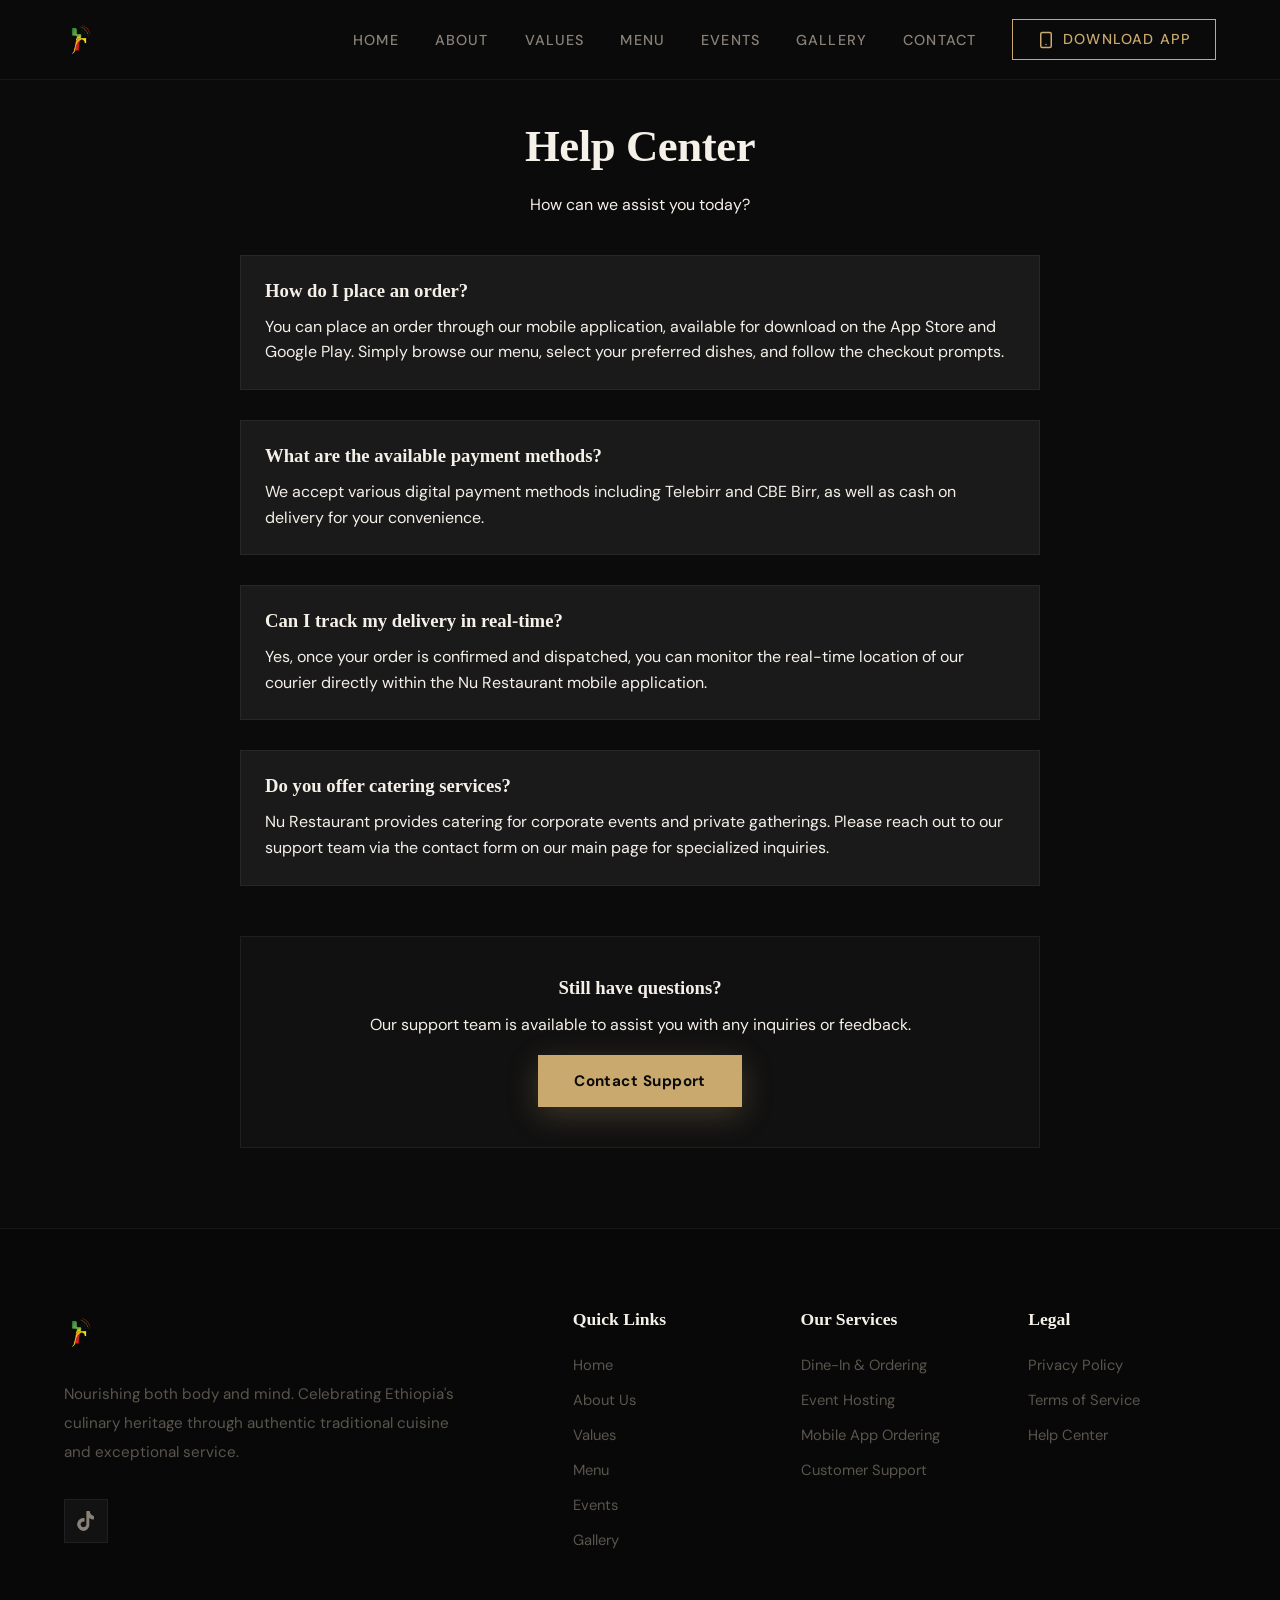
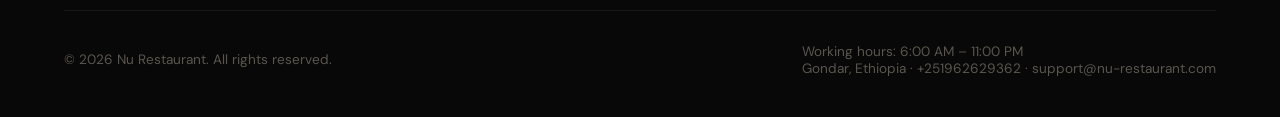
<file: help.html>
<!DOCTYPE html>
<html lang="en">

<head>
    <meta charset="UTF-8">
    <meta name="viewport" content="width=device-width, initial-scale=1.0">
    <title>Help Center - Nu Restaurant</title>
    <link rel="canonical" href="https://nu-restaurant.com/help.html">
    <meta name="description"
        content="Get support from Nu Restaurant Help Center: ordering, payment, delivery tracking, catering, and contact assistance.">
    <meta name="keywords"
        content="Nu Restaurant help, support, order help, delivery tracking, catering support, Gondar restaurant">
    <meta name="robots" content="index, follow, max-image-preview:large">
    <meta name="author" content="Nu Restaurant">
    <meta name="theme-color" content="#0b0b0b">
    <meta property="og:title" content="Help Center - Nu Restaurant">
    <meta property="og:description"
        content="Find answers about orders, payment methods, delivery tracking, and support at Nu Restaurant.">
    <meta property="og:type" content="website">
    <meta property="og:url" content="https://nu-restaurant.com/help.html">
    <meta property="og:locale" content="en_ET">
    <meta property="og:image" content="images/logo.jpg">
    <meta property="twitter:card" content="summary">
    <meta property="twitter:title" content="Help Center - Nu Restaurant">
    <meta property="twitter:description" content="Support and FAQs for Nu Restaurant customers.">
    <meta property="twitter:image" content="images/logo.jpg">

    <script type="application/ld+json">
        {
            "@context": "https://schema.org",
            "@type": "FAQPage",
            "mainEntity": [
                {
                    "@type": "Question",
                    "name": "How do I place an order?",
                    "acceptedAnswer": {
                        "@type": "Answer",
                        "text": "You can place an order through our mobile application on App Store and Google Play."
                    }
                },
                {
                    "@type": "Question",
                    "name": "What are the available payment methods?",
                    "acceptedAnswer": {
                        "@type": "Answer",
                        "text": "We accept digital payment methods including Telebirr and CBE Birr, and cash on delivery."
                    }
                },
                {
                    "@type": "Question",
                    "name": "Can I track my delivery in real-time?",
                    "acceptedAnswer": {
                        "@type": "Answer",
                        "text": "Yes, you can monitor your courier in real time in the Nu Restaurant app after dispatch."
                    }
                }
            ]
        }
    </script>

    <link rel="preconnect" href="https://fonts.googleapis.com">
    <link href="https://fonts.googleapis.com/css2?family=DM+Sans:wght@400;500;700;800&display=swap" rel="stylesheet">
    <link rel="stylesheet" href="style.css">
    <link rel="icon" href="images/logo.jpg">
    <style>
        .help-content {
            padding-top: 120px;
            padding-bottom: 80px;
            max-width: 800px;
            margin: 0 auto;
        }

        .help-header {
            margin-bottom: 40px;
            text-align: center;
        }

        .faq-item {
            margin-bottom: 30px;
            padding: 24px;
            background: var(--dark-card);
            border-radius: var(--radius);
            border: 1px solid var(--border-subtle);
        }

        .faq-item h3 {
            margin-bottom: 12px;
            color: var(--text-primary);
        }

        .faq-item p {
            line-height: 1.6;
            color: var(--text-secondary);
        }

        .contact-cta {
            margin-top: 50px;
            text-align: center;
            padding: 40px;
            background: var(--dark-section);
            border-radius: var(--radius);
            border: 1px solid var(--border-subtle);
        }

        @media (max-width: 768px) {
            .help-content {
                padding: 100px 5% 40px;
            }

            .section-title {
                font-size: 2rem;
            }
        }

        .contact-cta h3 {
            margin-bottom: 15px;
        }

        .contact-cta .btn-primary {
            display: inline-flex;
        }
    </style>
</head>

<body>
    <nav id="navbar">
        <a class="nav-logo" href="index.html">
            <img src="images/logo.jpg" alt="Nu Restaurant">
        </a>
        <div class="nav-links">
            <a href="index.html#home">Home</a>
            <a href="index.html#about">About</a>
            <a href="index.html#values">Values</a>
            <a href="index.html#menu">Menu</a>
            <a href="index.html#events">Events</a>
            <a href="index.html#gallery">Gallery</a>
            <a href="index.html#contact">Contact</a>
            <a href="index.html#download" class="btn-nav"><svg width="18" height="18" viewBox="0 0 24 24" fill="none"
                    stroke="currentColor" stroke-width="2" stroke-linecap="round" stroke-linejoin="round"
                    style="margin-right:8px; vertical-align:middle;">
                    <rect x="5" y="2" width="14" height="20" rx="2" ry="2"></rect>
                    <line x1="12" y1="18" x2="12.01" y2="18"></line>
                </svg>Download App</a>
        </div>
        <div class="hamburger" onclick="toggleMenu()">
            <span></span><span></span><span></span>
        </div>
    </nav>

    <div class="mobile-menu" id="mobileMenu">
        <a href="index.html#home" onclick="closeMenu()">Home</a>
        <a href="index.html#about" onclick="closeMenu()">About</a>
        <a href="index.html#values" onclick="closeMenu()">Values</a>
        <a href="index.html#menu" onclick="closeMenu()">Menu</a>
        <a href="index.html#events" onclick="closeMenu()">Events</a>
        <a href="index.html#gallery" onclick="closeMenu()">Gallery</a>
        <a href="index.html#contact" onclick="closeMenu()">Contact</a>
        <a href="index.html#download" class="btn-nav" onclick="closeMenu()">Download App</a>
    </div>

    <div class="section-inner help-content">
        <div class="help-header">
            <h1 class="section-title">Help Center</h1>
            <p>How can we assist you today?</p>
        </div>

        <div class="faq-item">
            <h3>How do I place an order?</h3>
            <p>You can place an order through our mobile application, available for download on the App Store and Google
                Play. Simply browse our menu, select your preferred dishes, and follow the checkout prompts.</p>
        </div>

        <div class="faq-item">
            <h3>What are the available payment methods?</h3>
            <p>We accept various digital payment methods including Telebirr and CBE Birr, as well as cash on delivery
                for your convenience.</p>
        </div>

        <div class="faq-item">
            <h3>Can I track my delivery in real-time?</h3>
            <p>Yes, once your order is confirmed and dispatched, you can monitor the real-time location of our courier
                directly within the Nu Restaurant mobile application.</p>
        </div>

        <div class="faq-item">
            <h3>Do you offer catering services?</h3>
            <p>Nu Restaurant provides catering for corporate events and private gatherings. Please reach out to our
                support team via the contact form on our main page for specialized inquiries.</p>
        </div>

        <div class="contact-cta">
            <h3>Still have questions?</h3>
            <p style="margin-bottom: 20px;">Our support team is available to assist you with any inquiries or feedback.
            </p>
            <a href="index.html#contact" class="btn-primary">Contact Support</a>
        </div>
    </div>

    <footer>
        <div class="section-inner">
            <div class="footer-grid">
                <div class="footer-left">
                    <a class="footer-logo" href="index.html">
                        <img src="images/logo.jpg" alt="Nu Restaurant">
                    </a>
                    <p class="footer-desc">Nourishing both body and mind. Celebrating Ethiopia's culinary heritage
                        through authentic traditional cuisine and exceptional service.</p>
                    <div class="social-links">
                        <a href="https://tiktok.com/@numigbet" target="_blank" class="social-link" title="TikTok">
                            <svg width="24" height="24" viewBox="0 0 24 24" fill="currentColor">
                                <path
                                    d="M19.59 6.69a4.83 4.83 0 0 1-3.77-4.25V2h-3.45v13.67a2.89 2.89 0 0 1-5.2 1.34 2.88 2.88 0 0 1 2.31-4.53 2.84 2.84 0 0 1 1.05.19V9.07a6.29 6.29 0 0 0-1.12-.1 6.33 6.33 0 0 0-5.12 9.87A6.33 6.33 0 0 0 9.17 22a6.34 6.34 0 0 0 6.13-6.68v-6.3a8.27 8.27 0 0 0 4.63 1.54V7.1a5.18 5.18 0 0 0-1.34-.41z" />
                            </svg>
                        </a>
                    </div>
                </div>
                <div class="footer-links-wrapper">
                    <div class="footer-col">
                        <h5>Quick Links</h5>
                        <ul>
                            <li><a href="index.html#home">Home</a></li>
                            <li><a href="index.html#about">About Us</a></li>
                            <li><a href="index.html#values">Values</a></li>
                            <li><a href="index.html#menu">Menu</a></li>
                            <li><a href="index.html#events">Events</a></li>
                            <li><a href="index.html#gallery">Gallery</a></li>
                        </ul>
                    </div>
                    <div class="footer-col">
                        <h5>Our Services</h5>
                        <ul>
                            <li><a href="index.html#menu">Dine-In & Ordering</a></li>
                            <li><a href="index.html#events">Event Hosting</a></li>
                            <li><a href="index.html#download">Mobile App Ordering</a></li>
                            <li><a href="index.html#contact">Customer Support</a></li>
                        </ul>
                    </div>
                    <div class="footer-col">
                        <h5>Legal</h5>
                        <ul>
                            <li><a href="privacy.html">Privacy Policy</a></li>
                            <li><a href="terms.html">Terms of Service</a></li>
                            <li><a href="help.html">Help Center</a></li>
                        </ul>
                    </div>
                </div>
            </div>
            <div class="footer-bottom">
                <p>&copy; 2026 Nu Restaurant. All rights reserved.</p>
                <div class="footer-info">
                    <p>Working hours: 6:00 AM – 11:00 PM</p>
                    <p>Gondar, Ethiopia · +251962629362 · support@nu-restaurant.com</p>
                </div>
            </div>
        </div>
    </footer>
    <script src="main.js"></script>
</body>

</html>
</file>
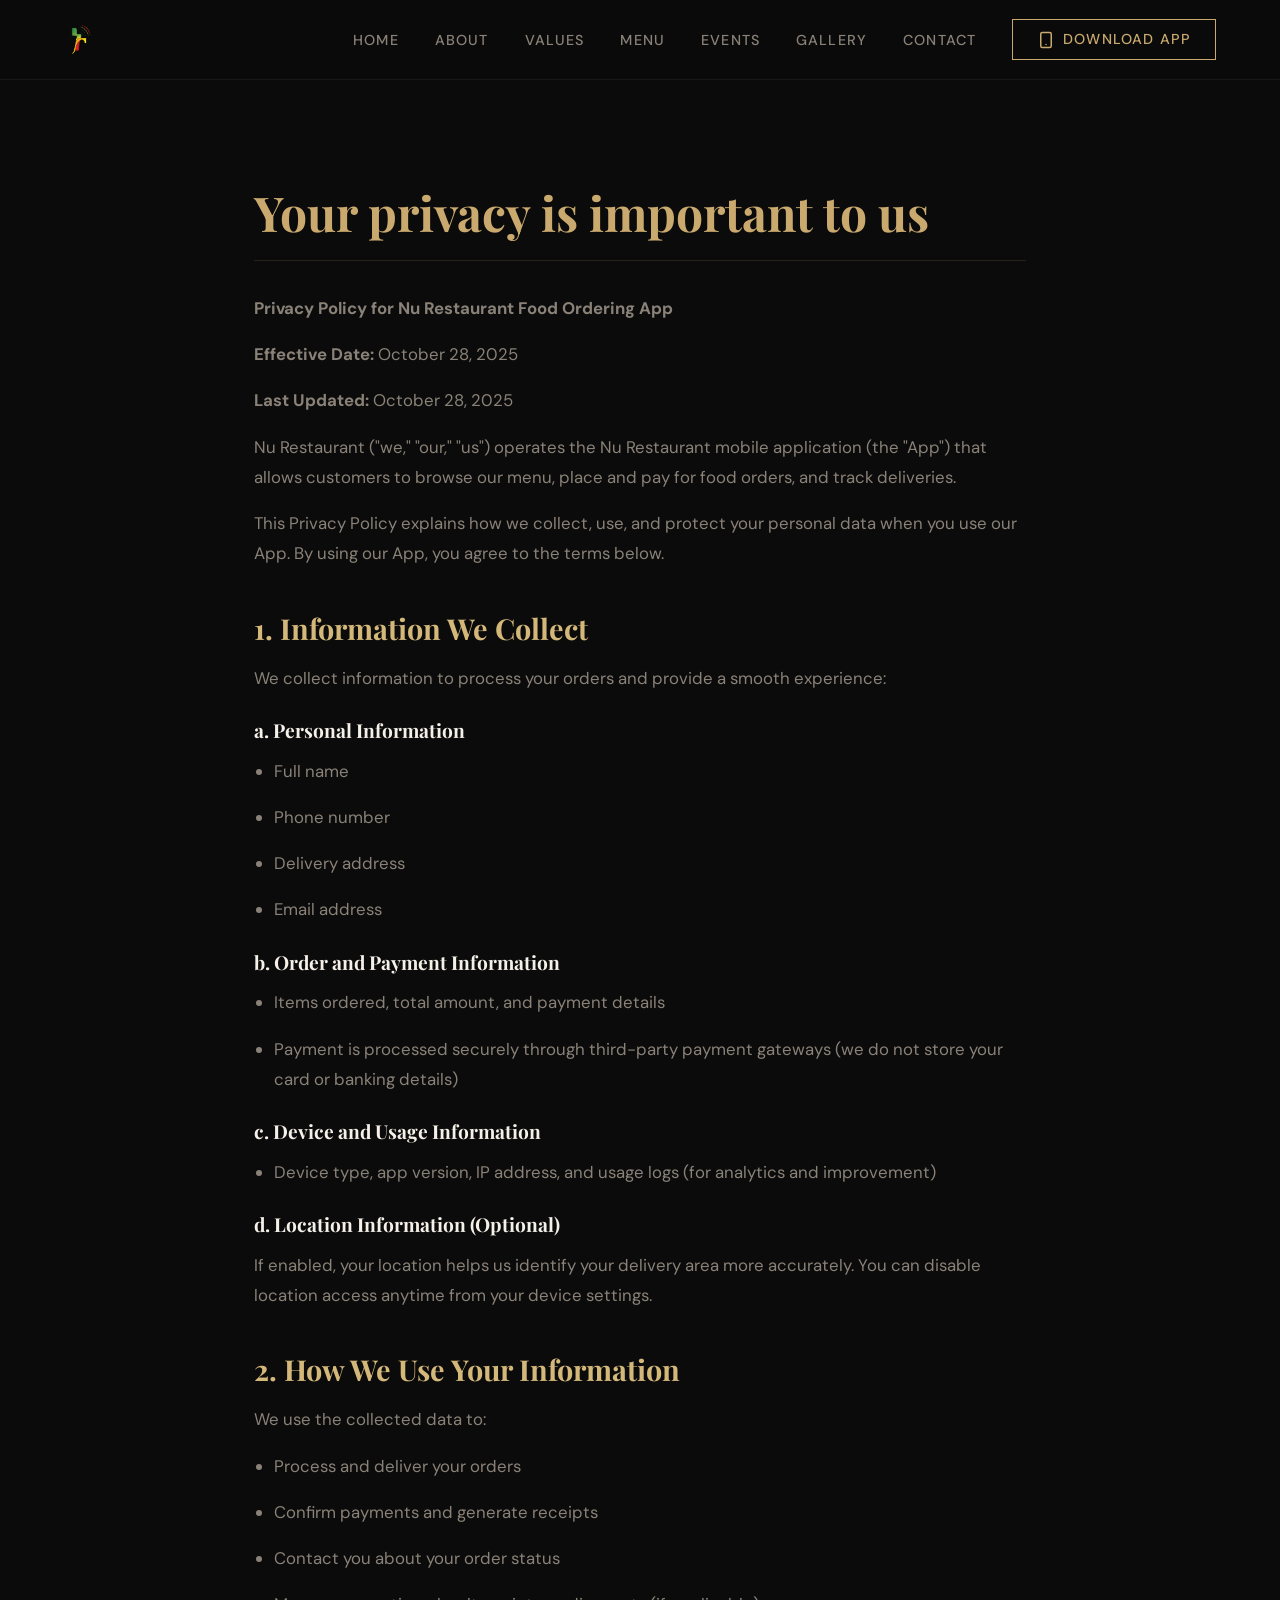
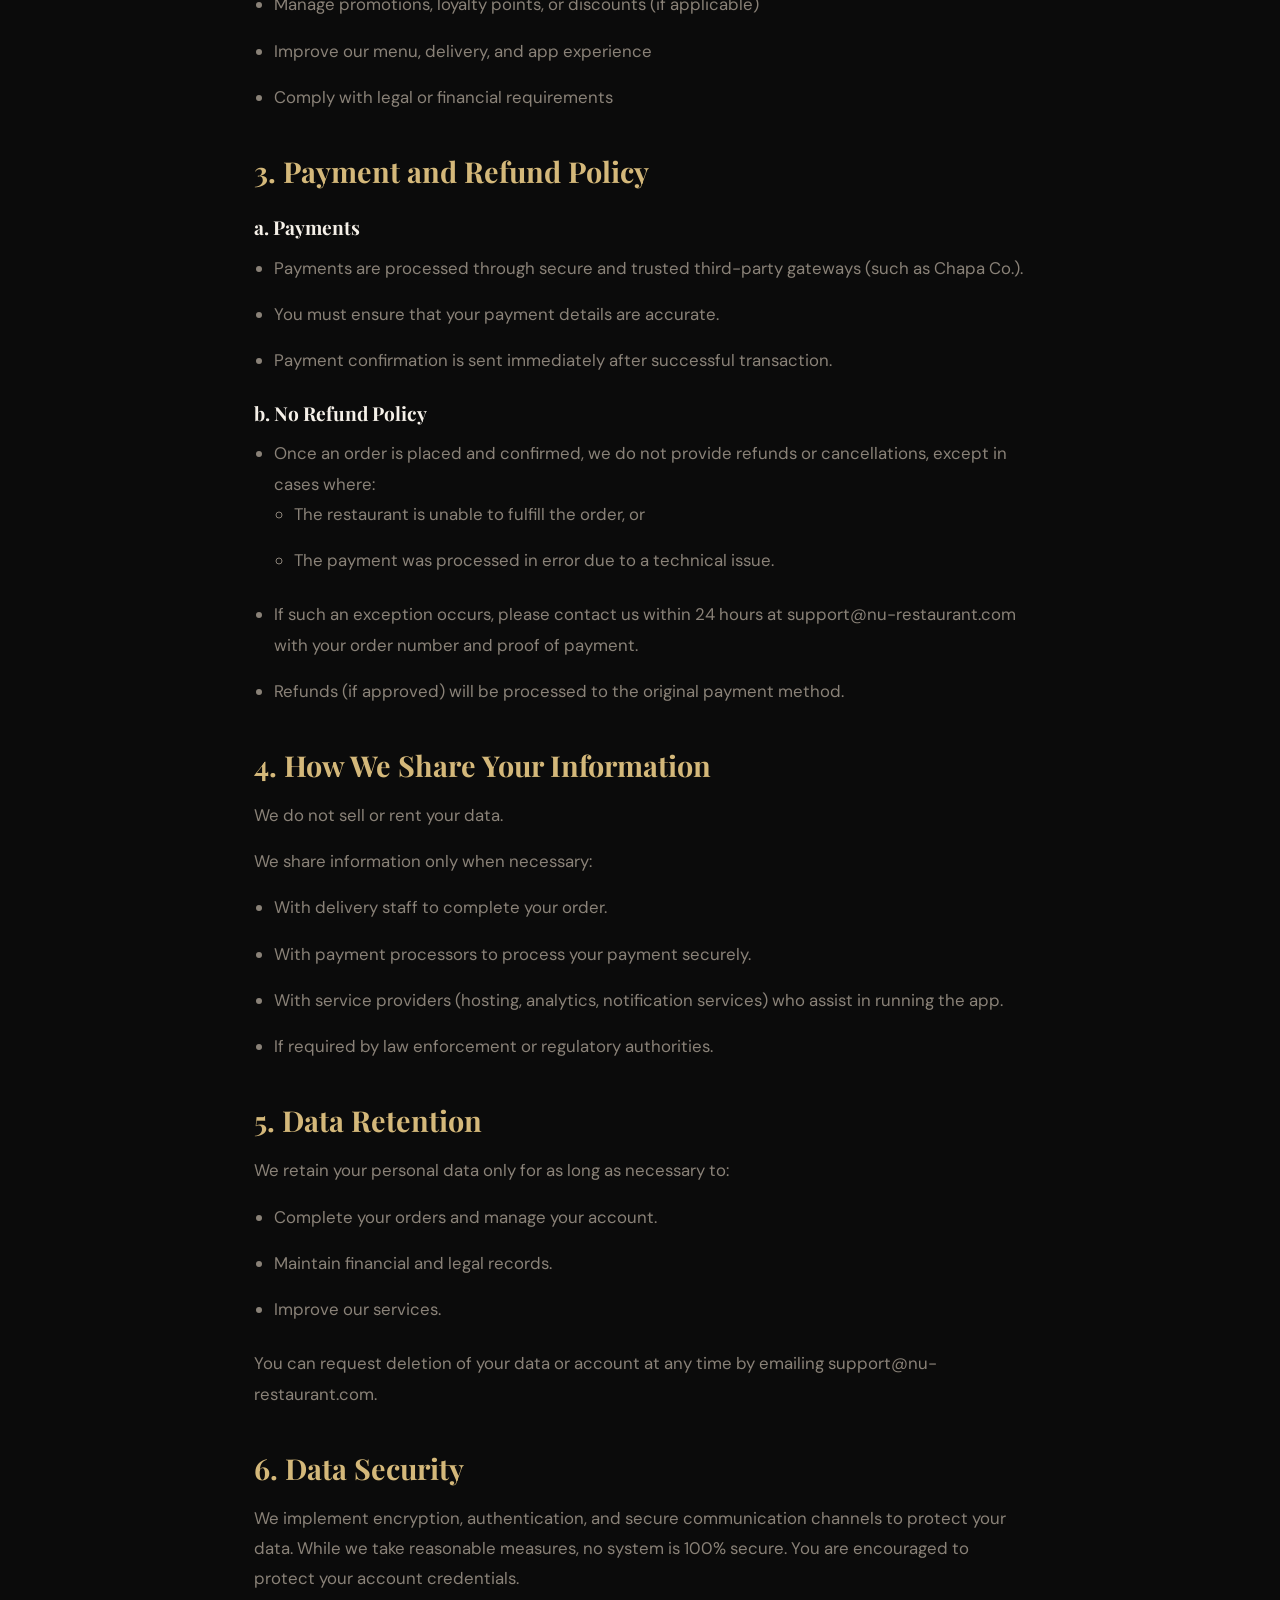
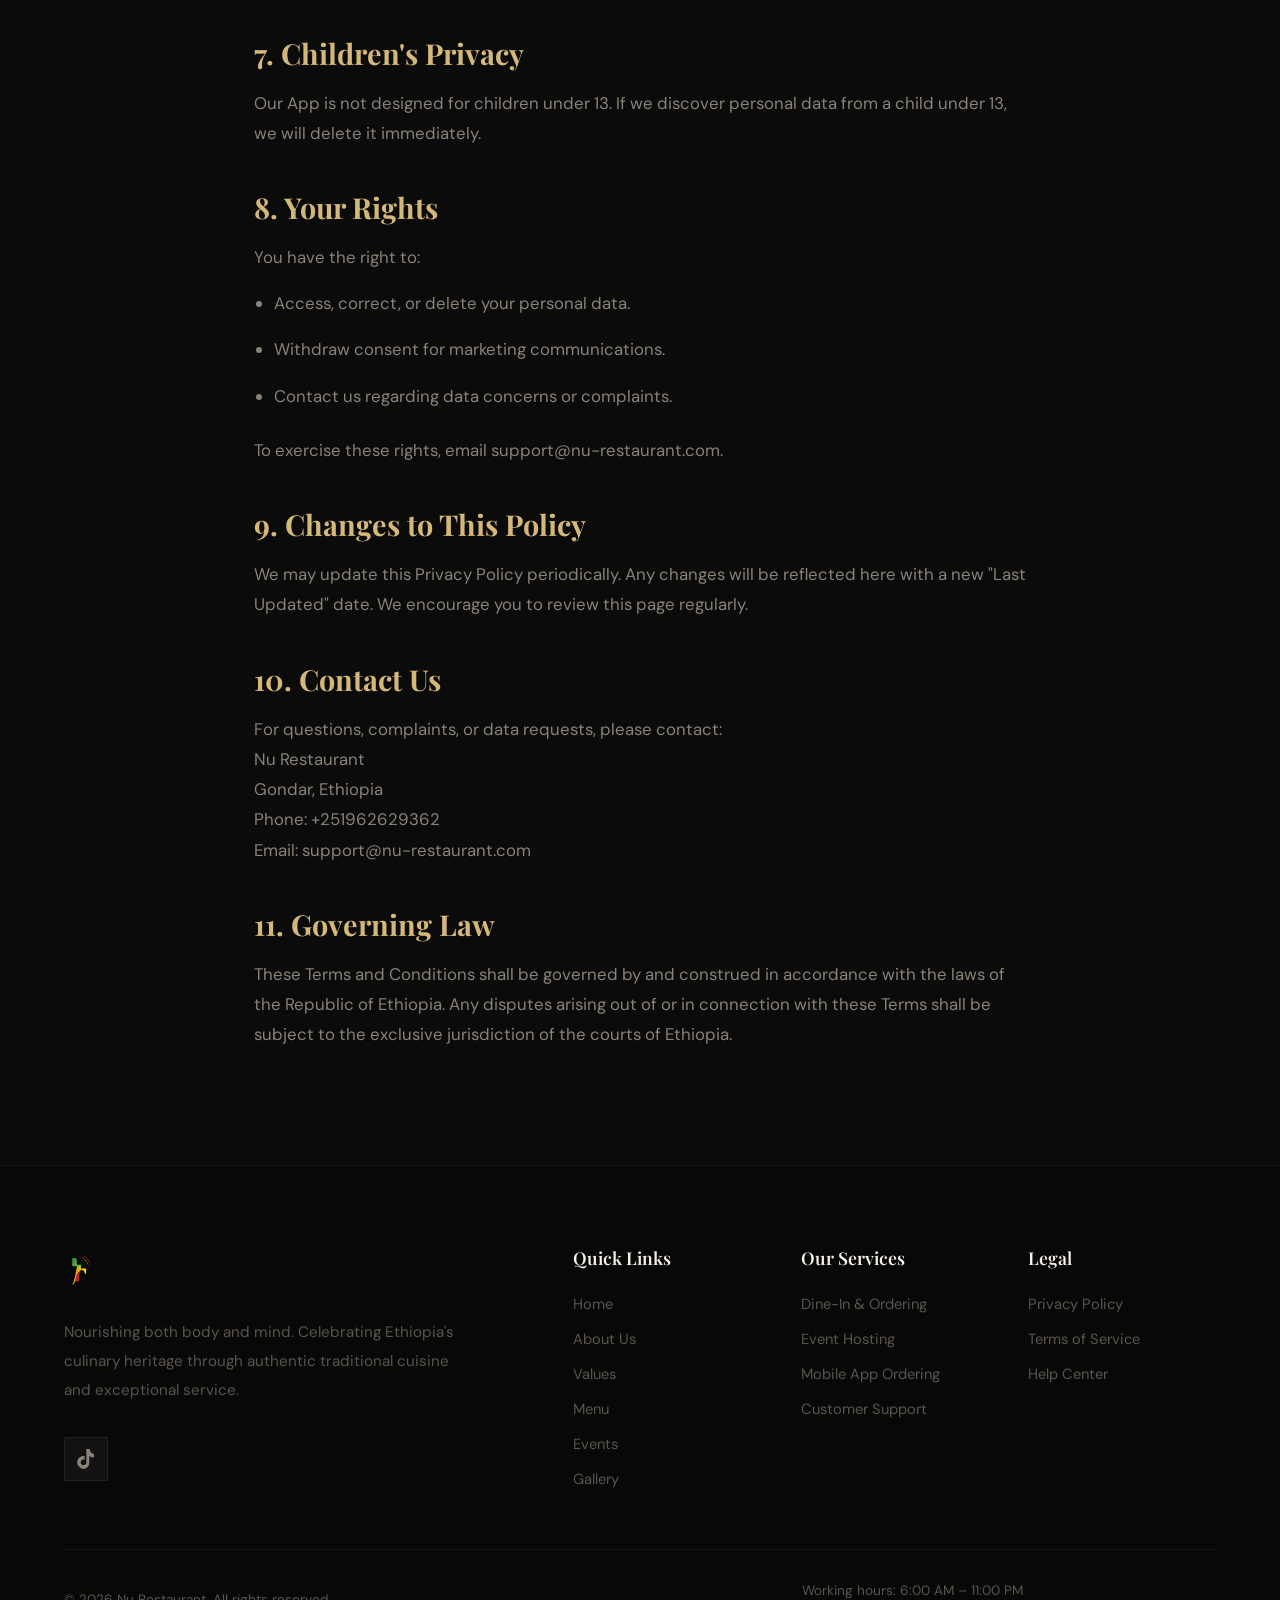
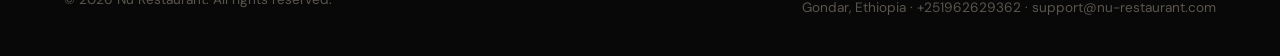
<file: privacy.html>
<!DOCTYPE html>
<html lang="en">

<head>
    <meta charset="UTF-8">
    <meta name="viewport" content="width=device-width, initial-scale=1.0">
    <title>Privacy Policy - Nu Restaurant</title>
    <link rel="canonical" href="https://nu-restaurant.com/privacy.html">
    <meta name="description"
        content="Read Nu Restaurant's Privacy Policy to understand how we collect, use, protect, and manage your data.">
    <meta name="keywords" content="Nu Restaurant privacy policy, data protection, user privacy, restaurant app privacy">
    <meta name="robots" content="index, follow">
    <meta name="author" content="Nu Restaurant">
    <meta name="theme-color" content="#0b0b0b">
    <meta property="og:title" content="Privacy Policy - Nu Restaurant">
    <meta property="og:description"
        content="Learn how Nu Restaurant handles your personal information, payments, and data security.">
    <meta property="og:type" content="article">
    <meta property="og:url" content="https://nu-restaurant.com/privacy.html">
    <meta property="og:locale" content="en_ET">
    <meta property="og:image" content="images/logo.jpg">
    <meta property="twitter:card" content="summary">
    <meta property="twitter:title" content="Privacy Policy - Nu Restaurant">
    <meta property="twitter:description"
        content="Understand how your data is collected and protected by Nu Restaurant.">
    <meta property="twitter:image" content="images/logo.jpg">

    <script type="application/ld+json">
        {
            "@context": "https://schema.org",
            "@type": "WebPage",
            "name": "Privacy Policy - Nu Restaurant",
            "description": "Nu Restaurant Privacy Policy page.",
            "inLanguage": "en"
        }
    </script>

    <link rel="preconnect" href="https://fonts.googleapis.com">
    <link rel="preconnect" href="https://fonts.gstatic.com" crossorigin>
    <link
        href="https://fonts.googleapis.com/css2?family=Playfair+Display:ital,wght@0,400;0,500;0,600;0,700;0,800;1,400;1,500&family=DM+Sans:ital,wght@0,300;0,400;0,500;0,700;1,300&display=swap"
        rel="stylesheet">
    <link rel="icon" href="images/logo.jpg">
    <link rel="stylesheet" href="style.css">
    <style>
        .legal-content {
            padding: 180px 5% 100px;
            max-width: 900px;
            margin: 0 auto;
            color: var(--text-light);
        }

        .legal-content h1 {
            font-family: 'Playfair Display', serif;
            color: var(--gold);
            font-size: 3rem;
            margin-bottom: 2rem;
            border-bottom: 1px solid var(--border-dark);
            padding-bottom: 1rem;
        }

        .legal-content h2 {
            font-family: 'Playfair Display', serif;
            color: var(--gold-light);
            margin-top: 2.5rem;
            margin-bottom: 1rem;
            font-size: 1.8rem;
        }

        .legal-content h3 {
            color: var(--text-light);
            margin-top: 1.5rem;
            margin-bottom: 0.8rem;
            font-size: 1.2rem;
        }

        .legal-content p,
        .legal-content li {
            color: var(--text-muted);
            line-height: 1.8;
            margin-bottom: 1rem;
            font-size: 1.05rem;
        }

        .legal-content ul {
            padding-left: 20px;
            margin-bottom: 1.5rem;
        }

        @media (max-width: 768px) {
            .legal-content {
                padding: 120px 5% 60px;
            }

            .legal-content h1 {
                font-size: 2.2rem;
            }
        }
    </style>
</head>

<body style="background: var(--dark-bg);">
    <nav id="navbar">
        <a class="nav-logo" href="index.html">
            <img src="images/logo.jpg" alt="Nu Restaurant">
        </a>
        <div class="nav-links">
            <a href="index.html#home">Home</a>
            <a href="index.html#about">About</a>
            <a href="index.html#values">Values</a>
            <a href="index.html#menu">Menu</a>
            <a href="index.html#events">Events</a>
            <a href="index.html#gallery">Gallery</a>
            <a href="index.html#contact">Contact</a>
            <a href="index.html#download" class="btn-nav"><svg width="18" height="18" viewBox="0 0 24 24" fill="none"
                    stroke="currentColor" stroke-width="2" stroke-linecap="round" stroke-linejoin="round"
                    style="margin-right:8px; vertical-align:middle;">
                    <rect x="5" y="2" width="14" height="20" rx="2" ry="2"></rect>
                    <line x1="12" y1="18" x2="12.01" y2="18"></line>
                </svg>Download App</a>
        </div>
        <div class="hamburger" onclick="toggleMenu()">
            <span></span><span></span><span></span>
        </div>
    </nav>

    <div class="mobile-menu" id="mobileMenu">
        <a href="index.html#home" onclick="closeMenu()">Home</a>
        <a href="index.html#about" onclick="closeMenu()">About</a>
        <a href="index.html#values" onclick="closeMenu()">Values</a>
        <a href="index.html#menu" onclick="closeMenu()">Menu</a>
        <a href="index.html#events" onclick="closeMenu()">Events</a>
        <a href="index.html#gallery" onclick="closeMenu()">Gallery</a>
        <a href="index.html#contact" onclick="closeMenu()">Contact</a>
        <a href="index.html#download" class="btn-nav" onclick="closeMenu()">Download App</a>
    </div>

    <section class="legal-content">
        <h1>Your privacy is important to us</h1>
        <p><strong>Privacy Policy for Nu Restaurant Food Ordering App</strong></p>
        <p><strong>Effective Date:</strong> October 28, 2025</p>
        <p><strong>Last Updated:</strong> October 28, 2025</p>
        <p>Nu Restaurant ("we," "our," "us") operates the Nu Restaurant mobile application (the "App") that allows
            customers to browse our menu, place and pay for food orders, and track deliveries.</p>
        <p>This Privacy Policy explains how we collect, use, and protect your personal data when you use our App. By
            using our App, you agree to the terms below.</p>

        <h2>1. Information We Collect</h2>
        <p>We collect information to process your orders and provide a smooth experience:</p>
        <h3>a. Personal Information</h3>
        <ul>
            <li>Full name</li>
            <li>Phone number</li>
            <li>Delivery address</li>
            <li>Email address</li>
        </ul>

        <h3>b. Order and Payment Information</h3>
        <ul>
            <li>Items ordered, total amount, and payment details</li>
            <li>Payment is processed securely through third-party payment gateways (we do not store your card or banking
                details)</li>
        </ul>

        <h3>c. Device and Usage Information</h3>
        <ul>
            <li>Device type, app version, IP address, and usage logs (for analytics and improvement)</li>
        </ul>

        <h3>d. Location Information (Optional)</h3>
        <p>If enabled, your location helps us identify your delivery area more accurately. You can disable location
            access anytime from your device settings.</p>

        <h2>2. How We Use Your Information</h2>
        <p>We use the collected data to:</p>
        <ul>
            <li>Process and deliver your orders</li>
            <li>Confirm payments and generate receipts</li>
            <li>Contact you about your order status</li>
            <li>Manage promotions, loyalty points, or discounts (if applicable)</li>
            <li>Improve our menu, delivery, and app experience</li>
            <li>Comply with legal or financial requirements</li>
        </ul>

        <h2>3. Payment and Refund Policy</h2>
        <h3>a. Payments</h3>
        <ul>
            <li>Payments are processed through secure and trusted third-party gateways (such as Chapa Co.).</li>
            <li>You must ensure that your payment details are accurate.</li>
            <li>Payment confirmation is sent immediately after successful transaction.</li>
        </ul>

        <h3>b. No Refund Policy</h3>
        <ul>
            <li>Once an order is placed and confirmed, we do not provide refunds or cancellations, except in cases
                where:
                <ul>
                    <li>The restaurant is unable to fulfill the order, or</li>
                    <li>The payment was processed in error due to a technical issue.</li>
                </ul>
            </li>
            <li>If such an exception occurs, please contact us within 24 hours at support@nu-restaurant.com with your
                order number and proof of payment.</li>
            <li>Refunds (if approved) will be processed to the original payment method.</li>
        </ul>

        <h2>4. How We Share Your Information</h2>
        <p>We do not sell or rent your data.</p>
        <p>We share information only when necessary:</p>
        <ul>
            <li>With delivery staff to complete your order.</li>
            <li>With payment processors to process your payment securely.</li>
            <li>With service providers (hosting, analytics, notification services) who assist in running the app.</li>
            <li>If required by law enforcement or regulatory authorities.</li>
        </ul>

        <h2>5. Data Retention</h2>
        <p>We retain your personal data only for as long as necessary to:</p>
        <ul>
            <li>Complete your orders and manage your account.</li>
            <li>Maintain financial and legal records.</li>
            <li>Improve our services.</li>
        </ul>
        <p>You can request deletion of your data or account at any time by emailing support@nu-restaurant.com.</p>

        <h2>6. Data Security</h2>
        <p>We implement encryption, authentication, and secure communication channels to protect your data. While we
            take reasonable measures, no system is 100% secure. You are encouraged to protect your account credentials.
        </p>

        <h2>7. Children's Privacy</h2>
        <p>Our App is not designed for children under 13. If we discover personal data from a child under 13, we will
            delete it immediately.</p>

        <h2>8. Your Rights</h2>
        <p>You have the right to:</p>
        <ul>
            <li>Access, correct, or delete your personal data.</li>
            <li>Withdraw consent for marketing communications.</li>
            <li>Contact us regarding data concerns or complaints.</li>
        </ul>
        <p>To exercise these rights, email support@nu-restaurant.com.</p>

        <h2>9. Changes to This Policy</h2>
        <p>We may update this Privacy Policy periodically. Any changes will be reflected here with a new "Last Updated"
            date. We encourage you to review this page regularly.</p>

        <h2>10. Contact Us</h2>
        <p>For questions, complaints, or data requests, please contact:<br>
            Nu Restaurant<br>
            Gondar, Ethiopia<br>
            Phone: +251962629362<br>
            Email: support@nu-restaurant.com</p>

        <h2>11. Governing Law</h2>
        <p>These Terms and Conditions shall be governed by and construed in accordance with the laws of the Republic of
            Ethiopia. Any disputes arising out of or in connection with these Terms shall be subject to the exclusive
            jurisdiction of the courts of Ethiopia.</p>
    </section>

    <footer>
        <div class="section-inner">
            <div class="footer-grid">
                <div class="footer-left">
                    <a class="footer-logo" href="index.html">
                        <img src="images/logo.jpg" alt="Nu Restaurant">
                    </a>
                    <p class="footer-desc">Nourishing both body and mind. Celebrating Ethiopia's culinary heritage
                        through authentic traditional cuisine and exceptional service.</p>
                    <div class="social-links">
                        <a href="https://tiktok.com/@numigbet" target="_blank" class="social-link" title="TikTok">
                            <svg width="24" height="24" viewBox="0 0 24 24" fill="currentColor">
                                <path
                                    d="M19.59 6.69a4.83 4.83 0 0 1-3.77-4.25V2h-3.45v13.67a2.89 2.89 0 0 1-5.2 1.34 2.88 2.88 0 0 1 2.31-4.53 2.84 2.84 0 0 1 1.05.19V9.07a6.29 6.29 0 0 0-1.12-.1 6.33 6.33 0 0 0-5.12 9.87A6.33 6.33 0 0 0 9.17 22a6.34 6.34 0 0 0 6.13-6.68v-6.3a8.27 8.27 0 0 0 4.63 1.54V7.1a5.18 5.18 0 0 0-1.34-.41z" />
                            </svg>
                        </a>
                    </div>
                </div>
                <div class="footer-links-wrapper">
                    <div class="footer-col">
                        <h5>Quick Links</h5>
                        <ul>
                            <li><a href="index.html#home">Home</a></li>
                            <li><a href="index.html#about">About Us</a></li>
                            <li><a href="index.html#values">Values</a></li>
                            <li><a href="index.html#menu">Menu</a></li>
                            <li><a href="index.html#events">Events</a></li>
                            <li><a href="index.html#gallery">Gallery</a></li>
                        </ul>
                    </div>
                    <div class="footer-col">
                        <h5>Our Services</h5>
                        <ul>
                            <li><a href="index.html#menu">Dine-In & Ordering</a></li>
                            <li><a href="index.html#events">Event Hosting</a></li>
                            <li><a href="index.html#download">Mobile App Ordering</a></li>
                            <li><a href="index.html#contact">Customer Support</a></li>
                        </ul>
                    </div>
                    <div class="footer-col">
                        <h5>Legal</h5>
                        <ul>
                            <li><a href="privacy.html">Privacy Policy</a></li>
                            <li><a href="terms.html">Terms of Service</a></li>
                            <li><a href="help.html">Help Center</a></li>
                        </ul>
                    </div>
                </div>
            </div>
            <div class="footer-bottom">
                <p>&copy; 2026 Nu Restaurant. All rights reserved.</p>
                <div class="footer-info">
                    <p>Working hours: 6:00 AM – 11:00 PM</p>
                    <p>Gondar, Ethiopia · +251962629362 · support@nu-restaurant.com</p>
                </div>
            </div>
        </div>
    </footer>
    <script src="main.js"></script>
</body>

</html>
</file>
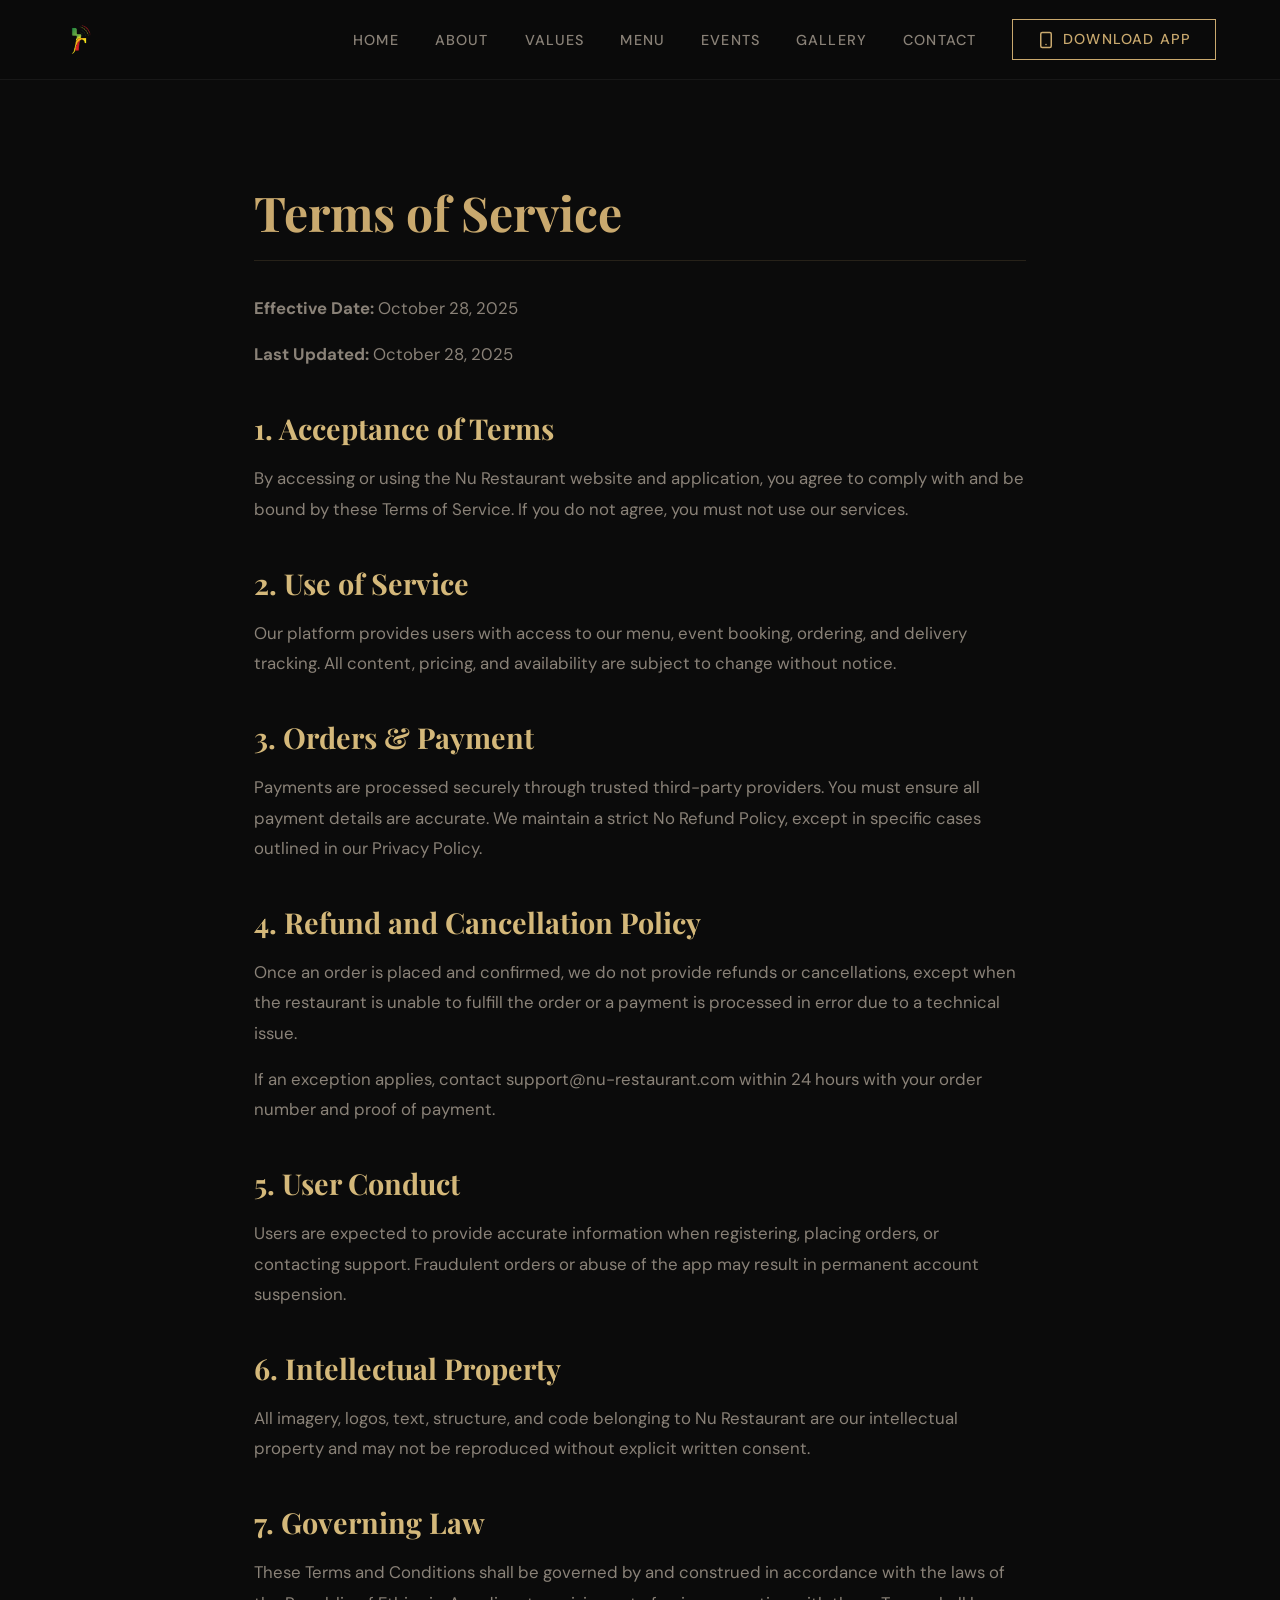
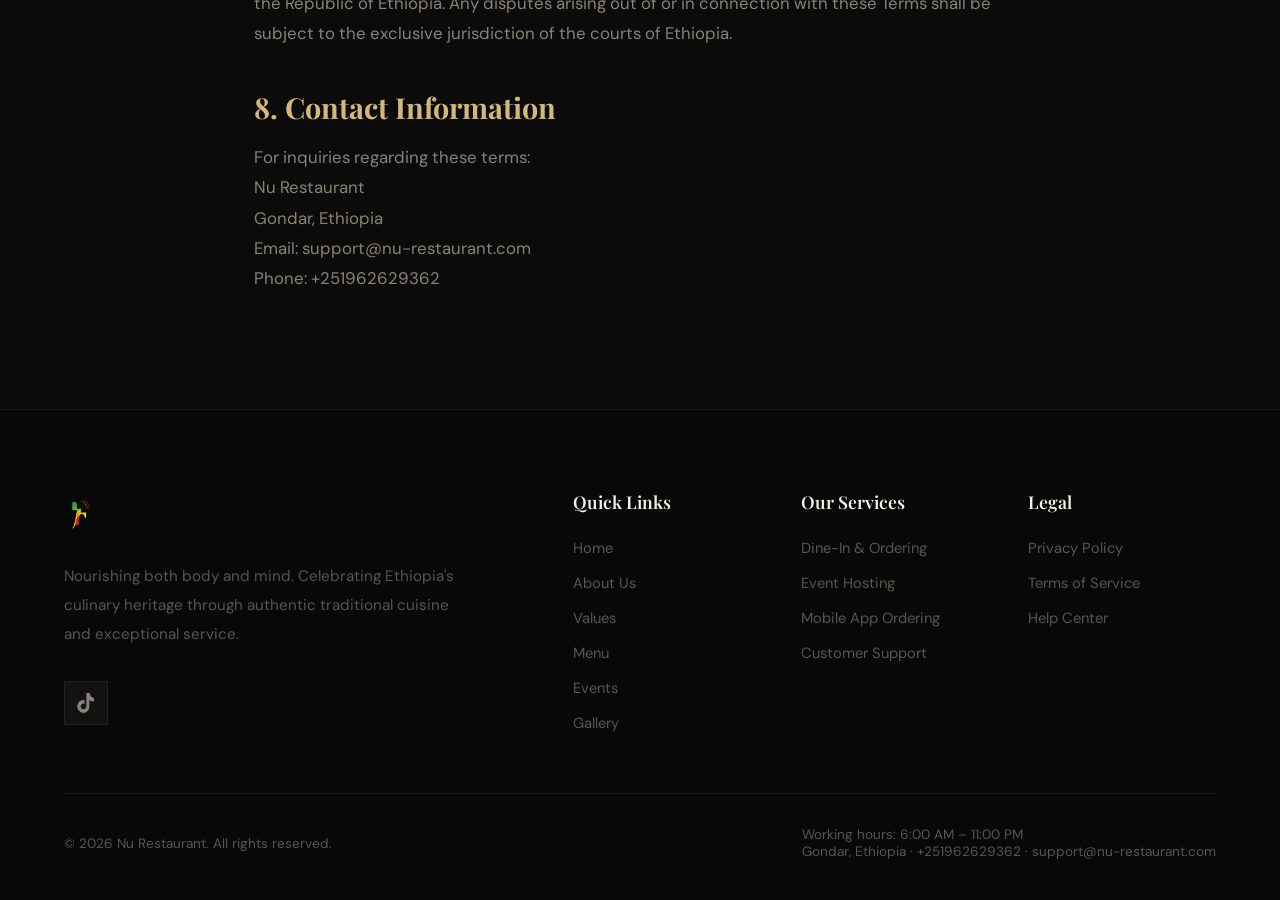
<file: terms.html>
<!DOCTYPE html>
<html lang="en">

<head>
    <meta charset="UTF-8">
    <meta name="viewport" content="width=device-width, initial-scale=1.0">
    <title>Terms of Service - Nu Restaurant</title>
    <link rel="canonical" href="https://nu-restaurant.com/terms.html">
    <meta name="description"
        content="Review Nu Restaurant Terms of Service for usage policies, payments, user conduct, and legal terms.">
    <meta name="keywords" content="Nu Restaurant terms, terms of service, restaurant app terms, legal terms">
    <meta name="robots" content="index, follow">
    <meta name="author" content="Nu Restaurant">
    <meta name="theme-color" content="#0b0b0b">
    <meta property="og:title" content="Terms of Service - Nu Restaurant">
    <meta property="og:description"
        content="Read the Nu Restaurant Terms of Service for ordering, payment, conduct, and legal use.">
    <meta property="og:type" content="article">
    <meta property="og:url" content="https://nu-restaurant.com/terms.html">
    <meta property="og:locale" content="en_ET">
    <meta property="og:image" content="images/logo.jpg">
    <meta property="twitter:card" content="summary">
    <meta property="twitter:title" content="Terms of Service - Nu Restaurant">
    <meta property="twitter:description" content="Official Terms of Service for Nu Restaurant users and customers.">
    <meta property="twitter:image" content="images/logo.jpg">

    <script type="application/ld+json">
        {
            "@context": "https://schema.org",
            "@type": "WebPage",
            "name": "Terms of Service - Nu Restaurant",
            "description": "Nu Restaurant Terms of Service page.",
            "inLanguage": "en"
        }
    </script>

    <link rel="preconnect" href="https://fonts.googleapis.com">
    <link rel="preconnect" href="https://fonts.gstatic.com" crossorigin>
    <link
        href="https://fonts.googleapis.com/css2?family=Playfair+Display:ital,wght@0,400;0,500;0,600;0,700;0,800;1,400;1,500&family=DM+Sans:ital,wght@0,300;0,400;0,500;0,700;1,300&display=swap"
        rel="stylesheet">
    <link rel="icon" href="images/logo.jpg">
    <link rel="stylesheet" href="style.css">
    <style>
        .legal-content {
            padding: 180px 5% 100px;
            max-width: 900px;
            margin: 0 auto;
            color: var(--text-light);
        }

        .legal-content h1 {
            font-family: 'Playfair Display', serif;
            color: var(--gold);
            font-size: 3rem;
            margin-bottom: 2rem;
            border-bottom: 1px solid var(--border-dark);
            padding-bottom: 1rem;
        }

        .legal-content h2 {
            font-family: 'Playfair Display', serif;
            color: var(--gold-light);
            margin-top: 2.5rem;
            margin-bottom: 1rem;
            font-size: 1.8rem;
        }

        .legal-content p,
        .legal-content li {
            color: var(--text-muted);
            line-height: 1.8;
            margin-bottom: 1rem;
            font-size: 1.05rem;
        }

        .legal-content ul {
            padding-left: 20px;
            margin-bottom: 1.5rem;
        }

        @media (max-width: 768px) {
            .legal-content {
                padding: 120px 5% 60px;
            }

            .legal-content h1 {
                font-size: 2.2rem;
            }
        }
    </style>
</head>

<body style="background: var(--dark-bg);">
    <nav id="navbar">
        <a class="nav-logo" href="index.html">
            <img src="images/logo.jpg" alt="Nu Restaurant">
        </a>
        <div class="nav-links">
            <a href="index.html#home">Home</a>
            <a href="index.html#about">About</a>
            <a href="index.html#values">Values</a>
            <a href="index.html#menu">Menu</a>
            <a href="index.html#events">Events</a>
            <a href="index.html#gallery">Gallery</a>
            <a href="index.html#contact">Contact</a>
            <a href="index.html#download" class="btn-nav"><svg width="18" height="18" viewBox="0 0 24 24" fill="none"
                    stroke="currentColor" stroke-width="2" stroke-linecap="round" stroke-linejoin="round"
                    style="margin-right:8px; vertical-align:middle;">
                    <rect x="5" y="2" width="14" height="20" rx="2" ry="2"></rect>
                    <line x1="12" y1="18" x2="12.01" y2="18"></line>
                </svg>Download App</a>
        </div>
        <div class="hamburger" onclick="toggleMenu()">
            <span></span><span></span><span></span>
        </div>
    </nav>

    <div class="mobile-menu" id="mobileMenu">
        <a href="index.html#home" onclick="closeMenu()">Home</a>
        <a href="index.html#about" onclick="closeMenu()">About</a>
        <a href="index.html#values" onclick="closeMenu()">Values</a>
        <a href="index.html#menu" onclick="closeMenu()">Menu</a>
        <a href="index.html#events" onclick="closeMenu()">Events</a>
        <a href="index.html#gallery" onclick="closeMenu()">Gallery</a>
        <a href="index.html#contact" onclick="closeMenu()">Contact</a>
        <a href="index.html#download" class="btn-nav" onclick="closeMenu()">Download App</a>
    </div>

    <section class="legal-content">
        <h1>Terms of Service</h1>
        <p><strong>Effective Date:</strong> October 28, 2025</p>
        <p><strong>Last Updated:</strong> October 28, 2025</p>

        <h2>1. Acceptance of Terms</h2>
        <p>By accessing or using the Nu Restaurant website and application, you agree to comply with and be bound by
            these Terms of Service. If you do not agree, you must not use our services.</p>

        <h2>2. Use of Service</h2>
        <p>Our platform provides users with access to our menu, event booking, ordering, and delivery tracking. All
            content, pricing, and availability are subject to change without notice.</p>

        <h2>3. Orders & Payment</h2>
        <p>Payments are processed securely through trusted third-party providers. You must ensure all payment details
            are accurate. We maintain a strict No Refund Policy, except in specific cases outlined in our Privacy
            Policy.</p>

        <h2>4. Refund and Cancellation Policy</h2>
        <p>Once an order is placed and confirmed, we do not provide refunds or cancellations, except when the
            restaurant is unable to fulfill the order or a payment is processed in error due to a technical issue.</p>
        <p>If an exception applies, contact support@nu-restaurant.com within 24 hours with your order number and proof
            of payment.</p>

        <h2>5. User Conduct</h2>
        <p>Users are expected to provide accurate information when registering, placing orders, or contacting support.
            Fraudulent orders or abuse of the app may result in permanent account suspension.</p>

        <h2>6. Intellectual Property</h2>
        <p>All imagery, logos, text, structure, and code belonging to Nu Restaurant are our intellectual property and
            may not be reproduced without explicit written consent.</p>

        <h2>7. Governing Law</h2>
        <p>These Terms and Conditions shall be governed by and construed in accordance with the laws of the Republic of
            Ethiopia. Any disputes arising out of or in connection with these Terms shall be subject to the exclusive
            jurisdiction of the courts of Ethiopia.</p>

        <h2>8. Contact Information</h2>
        <p>For inquiries regarding these terms:<br>
            Nu Restaurant<br>
            Gondar, Ethiopia<br>
            Email: support@nu-restaurant.com<br>
            Phone: +251962629362</p>
    </section>

    <footer>
        <div class="section-inner">
            <div class="footer-grid">
                <div class="footer-left">
                    <a class="footer-logo" href="index.html">
                        <img src="images/logo.jpg" alt="Nu Restaurant">
                    </a>
                    <p class="footer-desc">Nourishing both body and mind. Celebrating Ethiopia's culinary heritage
                        through authentic traditional cuisine and exceptional service.</p>
                    <div class="social-links">
                        <a href="https://tiktok.com/@numigbet" target="_blank" class="social-link" title="TikTok">
                            <svg width="24" height="24" viewBox="0 0 24 24" fill="currentColor">
                                <path
                                    d="M19.59 6.69a4.83 4.83 0 0 1-3.77-4.25V2h-3.45v13.67a2.89 2.89 0 0 1-5.2 1.34 2.88 2.88 0 0 1 2.31-4.53 2.84 2.84 0 0 1 1.05.19V9.07a6.29 6.29 0 0 0-1.12-.1 6.33 6.33 0 0 0-5.12 9.87A6.33 6.33 0 0 0 9.17 22a6.34 6.34 0 0 0 6.13-6.68v-6.3a8.27 8.27 0 0 0 4.63 1.54V7.1a5.18 5.18 0 0 0-1.34-.41z" />
                            </svg>
                        </a>
                    </div>
                </div>
                <div class="footer-links-wrapper">
                    <div class="footer-col">
                        <h5>Quick Links</h5>
                        <ul>
                            <li><a href="index.html#home">Home</a></li>
                            <li><a href="index.html#about">About Us</a></li>
                            <li><a href="index.html#values">Values</a></li>
                            <li><a href="index.html#menu">Menu</a></li>
                            <li><a href="index.html#events">Events</a></li>
                            <li><a href="index.html#gallery">Gallery</a></li>
                        </ul>
                    </div>
                    <div class="footer-col">
                        <h5>Our Services</h5>
                        <ul>
                            <li><a href="index.html#menu">Dine-In & Ordering</a></li>
                            <li><a href="index.html#events">Event Hosting</a></li>
                            <li><a href="index.html#download">Mobile App Ordering</a></li>
                            <li><a href="index.html#contact">Customer Support</a></li>
                        </ul>
                    </div>
                    <div class="footer-col">
                        <h5>Legal</h5>
                        <ul>
                            <li><a href="privacy.html">Privacy Policy</a></li>
                            <li><a href="terms.html">Terms of Service</a></li>
                            <li><a href="help.html">Help Center</a></li>
                        </ul>
                    </div>
                </div>
            </div>
            <div class="footer-bottom">
                <p>&copy; 2026 Nu Restaurant. All rights reserved.</p>
                <div class="footer-info">
                    <p>Working hours: 6:00 AM – 11:00 PM</p>
                    <p>Gondar, Ethiopia · +251962629362 · support@nu-restaurant.com</p>
                </div>
            </div>
        </div>
    </footer>
    <script src="main.js"></script>
</body>

</html>
</file>
<file: style.css>
:root {
  --gold: #c9a96e;
  --gold-light: #d4b87a;
  --gold-dark: #b8944f;
  --dark-bg: #0b0b0b;
  --dark-section: #111111;
  --dark-card: #1a1a1a;
  --dark-surface: #141414;
  --text-light: #f5f0e8;
  --text-muted: #8a8278;
  --text-dim: #5a554d;
  --border-dark: rgba(201, 169, 110, 0.15);
  --border-subtle: rgba(255, 255, 255, 0.06);
  --radius: 0px;
  --shadow: 0 4px 40px rgba(0, 0, 0, 0.4);
  --shadow-gold: 0 8px 40px rgba(201, 169, 110, 0.15);
}

* {
  margin: 0;
  padding: 0;
  box-sizing: border-box;
}

html {
  scroll-behavior: smooth;
}

body {
  font-family: 'DM Sans', sans-serif;
  background: var(--dark-bg);
  color: var(--text-light);
  overflow-x: hidden;
  -webkit-text-size-adjust: 100%;
}

h1,
h2,
h3,
h4 {
  font-family: 'Playfair Display', serif;
}

/* ═══════ NAVBAR ═══════ */
nav {
  position: fixed;
  top: 0;
  left: 0;
  right: 0;
  z-index: 1000;
  background: rgba(11, 11, 11, 0.85);
  backdrop-filter: blur(20px);
  -webkit-backdrop-filter: blur(20px);
  border-bottom: 1px solid var(--border-subtle);
  padding: 0 5%;
  height: 80px;
  display: flex;
  align-items: center;
  justify-content: space-between;
  transition: all 0.4s ease;
}

nav.scrolled {
  background: rgba(11, 11, 11, 0.95);
  height: 68px;
  box-shadow: 0 4px 30px rgba(0, 0, 0, 0.5);
}

.nav-logo {
  display: flex;
  align-items: center;
  gap: 10px;
  text-decoration: none;
}

.nav-logo img {
  height: auto;
  max-height: 48px;
  max-width: 100%;
  border-radius: 4px;
}

.nav-links {
  display: flex;
  align-items: center;
  gap: 36px;
}

.nav-links a {
  text-decoration: none;
  color: var(--text-muted);
  font-size: 0.9rem;
  font-weight: 500;
  letter-spacing: 0.08em;
  text-transform: uppercase;
  transition: color 0.3s;
  position: relative;
}

.nav-links a::after {
  content: '';
  position: absolute;
  bottom: -6px;
  left: 0;
  width: 0;
  height: 1px;
  background: var(--gold);
  transition: width 0.4s cubic-bezier(0.25, 0.46, 0.45, 0.94);
}

.nav-links a:hover {
  color: var(--gold);
}

.nav-links a:hover::after {
  width: 100%;
}

.btn-nav {
  background: transparent;
  color: var(--gold) !important;
  padding: 10px 24px;
  font-weight: 600;
  font-size: 0.85rem;
  text-decoration: none;
  transition: all 0.4s;
  border: 1px solid var(--gold);
  letter-spacing: 0.05em;
}

.btn-nav:hover {
  background: var(--gold);
  color: var(--dark-bg) !important;
  transform: translateY(-2px);
  box-shadow: var(--shadow-gold);
}

.btn-nav:hover::after {
  display: none;
}

.hamburger {
  display: none;
  flex-direction: column;
  gap: 6px;
  cursor: pointer;
  padding: 5px;
}

.hamburger span {
  display: block;
  width: 26px;
  height: 1.5px;
  background: var(--gold);
  transition: all 0.3s;
}

.mobile-menu {
  display: none;
  position: fixed;
  top: 80px;
  left: 0;
  right: 0;
  background: rgba(11, 11, 11, 0.98);
  backdrop-filter: blur(20px);
  padding: 24px 5%;
  border-bottom: 1px solid var(--border-dark);
  flex-direction: column;
  gap: 0;
  z-index: 999;
}

.mobile-menu a {
  color: var(--text-light);
  text-decoration: none;
  font-size: 1rem;
  font-weight: 400;
  padding: 16px 0;
  border-bottom: 1px solid var(--border-subtle);
  letter-spacing: 0.05em;
  text-transform: uppercase;
  transition: color 0.3s;
}

.mobile-menu a:hover {
  color: var(--gold);
}

.mobile-menu .btn-nav {
  text-align: center;
  margin-top: 16px;
  border-bottom: none;
}

.mobile-menu.open {
  display: flex;
}

/* ═══════ HERO ═══════ */
#home {
  min-height: 100vh;
  padding: 120px 5% 100px;
  display: flex;
  align-items: center;
  background: var(--dark-bg);
  position: relative;
  overflow: hidden;
}

#home::before {
  content: '';
  position: absolute;
  top: -300px;
  right: -200px;
  width: 700px;
  height: 700px;
  border-radius: 50%;
  background: radial-gradient(circle, rgba(201, 169, 110, 0.06) 0%, transparent 70%);
  pointer-events: none;
}

#home::after {
  content: '';
  position: absolute;
  bottom: -150px;
  left: -150px;
  width: 500px;
  height: 500px;
  border-radius: 50%;
  background: radial-gradient(circle, rgba(201, 169, 110, 0.04) 0%, transparent 70%);
  pointer-events: none;
}

.hero-inner {
  max-width: 1200px;
  margin: 0 auto;
  width: 100%;
  display: grid;
  grid-template-columns: 1fr 1fr;
  gap: 60px;
  align-items: center;
  position: relative;
  z-index: 1;
}

.hero-badge {
  display: inline-flex;
  align-items: center;
  gap: 8px;
  background: rgba(201, 169, 110, 0.08);
  color: var(--gold);
  padding: 8px 20px;
  font-size: 0.8rem;
  font-weight: 600;
  margin-bottom: 28px;
  border: 1px solid rgba(201, 169, 110, 0.2);
  letter-spacing: 0.15em;
  text-transform: uppercase;
  font-family: 'DM Sans', sans-serif;
}

.hero-title {
  font-size: clamp(2.2rem, 5.5vw, 3.8rem);
  font-weight: 700;
  line-height: 1.15;
  letter-spacing: -0.01em;
  color: var(--text-light);
  margin-bottom: 28px;
}

.hero-title span {
  color: var(--gold);
}

.hero-sub {
  font-size: 1.05rem;
  color: var(--text-muted);
  line-height: 1.8;
  margin-bottom: 40px;
  max-width: 480px;
}

.hero-buttons {
  display: flex;
  gap: 16px;
  flex-wrap: wrap;
}

.btn-primary {
  background: var(--gold);
  color: var(--dark-bg);
  padding: 16px 36px;
  font-weight: 700;
  font-size: 0.95rem;
  text-decoration: none;
  transition: all 0.4s;
  display: inline-flex;
  align-items: center;
  gap: 8px;
  box-shadow: 0 8px 30px rgba(201, 169, 110, 0.25);
  letter-spacing: 0.03em;
}

.btn-primary:hover {
  background: var(--gold-light);
  transform: translateY(-3px);
  box-shadow: 0 14px 40px rgba(201, 169, 110, 0.35);
}

.btn-secondary {
  background: transparent;
  color: var(--text-light);
  padding: 16px 36px;
  font-weight: 600;
  font-size: 0.95rem;
  text-decoration: none;
  transition: all 0.4s;
  border: 1px solid rgba(255, 255, 255, 0.15);
  display: inline-flex;
  align-items: center;
  gap: 8px;
}

.btn-secondary:hover {
  border-color: var(--gold);
  color: var(--gold);
  transform: translateY(-3px);
}

.hero-stats {
  display: flex;
  gap: 40px;
  margin-top: 48px;
}

.stat-item {
  text-align: center;
}

.stat-num {
  font-family: 'Playfair Display', serif;
  font-size: 2rem;
  font-weight: 700;
  color: var(--gold);
}

.stat-label {
  font-size: 0.75rem;
  color: var(--text-dim);
  text-transform: uppercase;
  letter-spacing: 0.1em;
  margin-top: 4px;
}

.hero-image {
  position: relative;
  padding: 0 16px;
}

.hero-food-card {
  background: var(--dark-card);
  padding: 12px;
  box-shadow: 0 30px 80px rgba(0, 0, 0, 0.5);
  border: 1px solid var(--border-subtle);
  position: relative;
  overflow: hidden;
  width: 100%;
  max-width: 650px;
  margin-left: auto;
}

.hero-food-img {
  width: 100%;
  aspect-ratio: 4/3;
  object-fit: cover;
  background: var(--dark-surface);
  display: flex;
  align-items: center;
  justify-content: center;
}

.floating-badge {
  position: absolute;
  background: rgba(26, 26, 26, 0.95);
  backdrop-filter: blur(10px);
  padding: 14px 18px;
  box-shadow: 0 10px 30px rgba(0, 0, 0, 0.4);
  border: 1px solid var(--border-dark);
  display: flex;
  align-items: center;
  gap: 12px;
  z-index: 2;
  width: 210px;
}

.floating-badge.top-right {
  top: -15px;
  right: 0;
}

.floating-badge.bottom-left {
  bottom: -15px;
  left: 0;
}

.float-icon {
  width: 38px;
  height: 38px;
  min-width: 38px;
  background: rgba(201, 169, 110, 0.12);
  display: flex;
  align-items: center;
  justify-content: center;
  color: var(--gold);
}

.float-text strong {
  display: block;
  font-size: 0.85rem;
  font-weight: 600;
  color: var(--text-light);
}

.float-text span {
  font-size: 0.75rem;
  color: var(--text-dim);
}

/* ═══════ SECTIONS COMMON ═══════ */
.section-inner {
  max-width: 1200px;
  margin: 0 auto;
}

.section-tag {
  display: inline-block;
  color: var(--gold);
  padding: 6px 0;
  font-size: 0.8rem;
  font-weight: 600;
  text-transform: uppercase;
  letter-spacing: 0.2em;
  margin-bottom: 16px;
  font-family: 'DM Sans', sans-serif;
  position: relative;
  padding-left: 40px;
}

.section-tag::before {
  content: '';
  position: absolute;
  left: 0;
  top: 50%;
  width: 28px;
  height: 1px;
  background: var(--gold);
}

.section-title {
  font-size: clamp(1.8rem, 4.5vw, 2.8rem);
  font-weight: 700;
  line-height: 1.2;
  letter-spacing: -0.01em;
  margin-bottom: 20px;
  color: var(--text-light);
}

.section-sub {
  font-size: 1.05rem;
  color: var(--text-muted);
  line-height: 1.8;
  max-width: 600px;
}

/* ═══════ ABOUT ═══════ */
#about {
  padding: 120px 5%;
  background: var(--dark-section);
}

.about-grid {
  display: grid;
  grid-template-columns: 1fr 1fr;
  gap: 70px;
  align-items: center;
  margin-top: 60px;
}

.about-img {
  overflow: hidden;
  aspect-ratio: 1;
  display: flex;
  align-items: center;
  justify-content: center;
  box-shadow: 0 20px 60px rgba(0, 0, 0, 0.4);
  border: 1px solid var(--border-subtle);
}

.about-content p {
  font-size: 1.05rem;
  color: var(--text-muted);
  line-height: 1.9;
  margin-bottom: 20px;
}

.about-motto {
  font-family: 'Playfair Display', serif;
  font-size: 1.8rem;
  font-style: italic;
  color: var(--gold);
  margin-top: 40px;
  text-align: center;
  border-top: 1px solid var(--border-subtle);
  padding-top: 30px;
}

.about-highlights {
  display: grid;
  grid-template-columns: 1fr 1fr;
  gap: 20px;
  margin-top: 36px;
}

.highlight-item {
  display: flex;
  align-items: flex-start;
  gap: 14px;
}

.highlight-icon {
  width: 44px;
  height: 44px;
  min-width: 44px;
  background: rgba(201, 169, 110, 0.1);
  border: 1px solid rgba(201, 169, 110, 0.15);
  display: flex;
  align-items: center;
  justify-content: center;
  color: var(--gold);
}

.highlight-text strong {
  display: block;
  font-size: 0.9rem;
  font-weight: 600;
  margin-bottom: 3px;
  color: var(--text-light);
}

.highlight-text span {
  font-size: 0.82rem;
  color: var(--text-dim);
}

/* ═══════ MENU ═══════ */
#menu {
  padding: 120px 5%;
  background: var(--dark-bg);
}

.menu-grid {
  display: grid;
  grid-template-columns: repeat(auto-fill, minmax(320px, 1fr));
  gap: 28px;
  margin-top: 50px;
}

.menu-card {
  background: var(--dark-card);
  overflow: hidden;
  border: 1px solid var(--border-subtle);
  transition: all 0.45s cubic-bezier(0.25, 0.46, 0.45, 0.94);
}

.menu-card:hover {
  transform: translateY(-8px);
  box-shadow: var(--shadow-gold);
  border-color: var(--border-dark);
}

.menu-img {
  width: 100%;
  aspect-ratio: 4/3;
  display: flex;
  align-items: center;
  justify-content: center;
  overflow: hidden;
}

.menu-img img {
  transition: transform 0.6s ease;
}

.menu-card:hover .menu-img img {
  transform: scale(1.05);
}

.menu-body {
  padding: 24px;
}

.menu-tag {
  background: rgba(201, 169, 110, 0.1);
  color: var(--gold);
  padding: 4px 12px;
  font-size: 0.72rem;
  font-weight: 600;
  display: inline-block;
  margin-bottom: 12px;
  letter-spacing: 0.08em;
  text-transform: uppercase;
  border: 1px solid rgba(201, 169, 110, 0.15);
}

.menu-title {
  font-size: 1.25rem;
  font-weight: 700;
  margin-bottom: 10px;
  color: var(--text-light);
}

.menu-desc {
  font-size: 0.88rem;
  color: var(--text-muted);
  line-height: 1.7;
  margin-bottom: 18px;
}

.menu-footer {
  display: flex;
  justify-content: space-between;
  align-items: center;
}

.menu-price {
  font-family: 'Playfair Display', serif;
  font-size: 1.25rem;
  font-weight: 700;
  color: var(--gold);
}

.menu-order {
  background: var(--gold);
  color: var(--dark-bg);
  padding: 10px 22px;
  font-size: 0.85rem;
  font-weight: 600;
  border: none;
  cursor: pointer;
  transition: all 0.3s;
}

.menu-order:hover {
  background: var(--gold-light);
}

/* ═══════ EVENTS ═══════ */
#events {
  padding: 120px 5%;
  background: var(--dark-bg);
}

.events-grid {
  display: grid;
  grid-template-columns: repeat(auto-fill, minmax(320px, 1fr));
  gap: 32px;
  margin-top: 50px;
}

.event-card {
  background: var(--dark-card);
  padding: 40px 32px;
  border: 1px solid var(--border-subtle);
  transition: all 0.4s cubic-bezier(0.25, 0.46, 0.45, 0.94);
  text-align: center;
}

.event-card:hover {
  transform: translateY(-8px);
  border-color: var(--border-dark);
  box-shadow: var(--shadow-gold);
}

.event-icon {
  width: 72px;
  height: 72px;
  background: rgba(201, 169, 110, 0.08);
  border: 1px solid rgba(201, 169, 110, 0.15);
  border-radius: 50%;
  display: flex;
  align-items: center;
  justify-content: center;
  font-size: 2rem;
  margin: 0 auto 24px;
}

.event-card h3 {
  font-size: 1.4rem;
  color: var(--text-light);
  margin-bottom: 16px;
}

.event-card p {
  font-size: 0.95rem;
  color: var(--text-muted);
  line-height: 1.7;
  margin-bottom: 24px;
}

.event-card ul {
  list-style: none;
  text-align: left;
  display: flex;
  flex-direction: column;
  gap: 12px;
  border-top: 1px solid var(--border-subtle);
  padding-top: 24px;
}

.event-card ul li {
  font-size: 0.9rem;
  color: var(--text-dim);
  line-height: 1.5;
  position: relative;
  padding-left: 24px;
}

.event-card ul li::before {
  content: '✦';
  position: absolute;
  left: 0;
  top: 0;
  color: var(--gold);
  font-size: 0.8rem;
}

/* ═══════ FEATURES ═══════ */
#values {
  padding: 120px 5%;
  background:
    radial-gradient(circle at 15% 15%, rgba(201, 169, 110, 0.08), transparent 28%),
    radial-gradient(circle at 90% 85%, rgba(201, 169, 110, 0.06), transparent 26%),
    var(--dark-section);
}

.values-head {
  text-align: center;
}

.values-head .section-sub {
  max-width: 760px;
  margin: 12px auto 0;
}

.values-showcase {
  margin-top: 54px;
  display: grid;
  grid-template-columns: repeat(4, 1fr);
  gap: 32px;
  perspective: 1000px;
}

.value-unique-card {
  position: relative;
  display: flex;
  flex-direction: column;
  padding: 30px;
  background: rgba(18, 18, 18, 0.5);
  backdrop-filter: blur(12px);
  -webkit-backdrop-filter: blur(12px);
  border: 1px solid rgba(201, 169, 110, 0.15);
  border-radius: 20px;
  overflow: hidden;
  isolation: isolate;
  transition: all 0.5s cubic-bezier(0.25, 0.8, 0.25, 1);
  transform-style: preserve-3d;
  animation: floatCard 6s ease-in-out infinite;
}

.value-unique-card:nth-child(1) {
  animation-delay: 0.0s;
}

.value-unique-card:nth-child(2) {
  animation-delay: 0.2s;
}

.value-unique-card:nth-child(3) {
  animation-delay: 0.4s;
}

.value-unique-card:nth-child(4) {
  animation-delay: 0.6s;
}

.value-unique-card:nth-child(5) {
  animation-delay: 0.8s;
}

.value-unique-card:nth-child(6) {
  animation-delay: 1.0s;
}

@keyframes floatCard {

  0%,
  100% {
    transform: translateY(0);
  }

  50% {
    transform: translateY(-10px);
  }
}

.value-unique-card::before {
  content: '';
  position: absolute;
  top: -50%;
  left: -50%;
  width: 200%;
  height: 200%;
  background: radial-gradient(circle at center, rgba(201, 169, 110, 0.15) 0%, transparent 60%);
  opacity: 0;
  transition: opacity 0.6s ease;
  pointer-events: none;
  z-index: -1;
  animation: rotateGlow 10s linear infinite;
}

@keyframes rotateGlow {
  0% {
    transform: rotate(0deg);
  }

  100% {
    transform: rotate(360deg);
  }
}

.value-unique-card::after {
  content: '';
  position: absolute;
  inset: 0;
  border-radius: 20px;
  padding: 2px;
  background: linear-gradient(135deg, rgba(201, 169, 110, 0.5), transparent, rgba(201, 169, 110, 0.1));
  -webkit-mask: linear-gradient(#fff 0 0) content-box, linear-gradient(#fff 0 0);
  mask: linear-gradient(#fff 0 0) content-box, linear-gradient(#fff 0 0);
  -webkit-mask-composite: xor;
  mask-composite: exclude;
  opacity: 0;
  transition: opacity 0.5s ease;
  pointer-events: none;
}

.value-unique-card:hover {
  transform: translateY(-15px) scale(1.03);
  box-shadow: 0 25px 50px rgba(0, 0, 0, 0.6), 0 0 30px rgba(201, 169, 110, 0.2);
  border-color: transparent;
  animation-play-state: paused;
}

.value-unique-card:hover::before,
.value-unique-card:hover::after {
  opacity: 1;
}

.value-chip {
  display: inline-flex;
  align-items: center;
  justify-content: center;
  width: 50px;
  height: 50px;
  margin-bottom: 20px;
  border-radius: 12px;
  background: linear-gradient(135deg, rgba(201, 169, 110, 0.2), rgba(201, 169, 110, 0.05));
  border: 1px solid rgba(201, 169, 110, 0.4);
  color: var(--gold);
  font-size: 0.9rem;
  font-weight: 800;
  letter-spacing: 0.05em;
  box-shadow: 0 4px 15px rgba(201, 169, 110, 0.1);
  transition: transform 0.4s ease, box-shadow 0.4s ease;
}

.value-unique-card:hover .value-chip {
  transform: scale(1.1) rotate(5deg);
  box-shadow: 0 8px 25px rgba(201, 169, 110, 0.3);
  background: rgba(201, 169, 110, 0.25);
}

.value-card-top {
  display: flex;
  justify-content: space-between;
  align-items: flex-start;
  margin-bottom: 12px;
  position: relative;
}

.value-icon {
  width: 55px;
  height: 55px;
  display: inline-flex;
  align-items: center;
  justify-content: center;
  color: var(--dark-bg);
  background: var(--gold);
  border-radius: 50%;
  box-shadow: 0 5px 15px rgba(201, 169, 110, 0.3);
  transition: all 0.5s cubic-bezier(0.175, 0.885, 0.32, 1.275);
  position: absolute;
  top: -10px;
  right: -10px;
}

.value-unique-card:hover .value-icon {
  transform: translateY(-8px) scale(1.15) rotate(10deg);
  box-shadow: 0 15px 30px rgba(201, 169, 110, 0.5);
  background: var(--gold-light);
}

.value-unique-card h4 {
  margin-bottom: 12px;
  font-size: 1.35rem;
  color: var(--text-light);
  font-family: 'Playfair Display', serif;
  letter-spacing: 0.02em;
  transition: color 0.3s ease;
}

.value-unique-card:hover h4 {
  color: var(--gold);
}

.value-unique-card p {
  color: var(--text-muted);
  line-height: 1.8;
  font-size: 0.98rem;
  transition: color 0.3s ease;
}

.value-unique-card:hover p {
  color: var(--text-light);
}

#features {
  padding: 120px 5%;
  background: var(--dark-bg);
}

@media (max-width: 980px) {
  .values-showcase {
    grid-template-columns: repeat(2, minmax(220px, 1fr));
  }
}

@media (max-width: 640px) {
  .values-showcase {
    grid-template-columns: 1fr;
    gap: 16px;
  }

  .value-unique-card {
    padding: 20px 16px 18px;
  }

  .value-card-top {
    margin-bottom: 6px;
  }
}

.features-grid {
  display: grid;
  grid-template-columns: repeat(auto-fill, minmax(260px, 1fr));
  gap: 24px;
  margin-top: 50px;
}

.feature-card {
  background: var(--dark-card);
  padding: 36px 28px;
  border: 1px solid var(--border-subtle);
  transition: all 0.4s;
  text-align: center;
}

.feature-card:hover {
  transform: translateY(-6px);
  border-color: var(--border-dark);
  box-shadow: var(--shadow-gold);
}

.feature-icon {
  width: 64px;
  height: 64px;
  background: rgba(201, 169, 110, 0.08);
  border: 1px solid rgba(201, 169, 110, 0.12);
  display: flex;
  align-items: center;
  justify-content: center;
  margin: 0 auto 22px;
  color: var(--gold);
}

.feature-card h4 {
  font-size: 1.1rem;
  font-weight: 600;
  margin-bottom: 12px;
  color: var(--text-light);
}

.feature-card p {
  font-size: 0.9rem;
  color: var(--text-muted);
  line-height: 1.7;
}

/* ═══════ HOW IT WORKS ═══════ */
#how {
  padding: 120px 5%;
  background: var(--dark-section);
}

.steps {
  display: grid;
  grid-template-columns: repeat(4, 1fr);
  gap: 32px;
  margin-top: 60px;
  position: relative;
}

.steps::before {
  content: '';
  position: absolute;
  top: 44px;
  left: 10%;
  right: 10%;
  height: 1px;
  background: linear-gradient(90deg, transparent, var(--gold), transparent);
  z-index: 0;
  opacity: 0.3;
}

.step {
  text-align: center;
  position: relative;
  z-index: 1;
}

.step-num {
  width: 88px;
  height: 88px;
  border-radius: 50%;
  background: var(--dark-card);
  border: 2px solid var(--gold);
  display: flex;
  align-items: center;
  justify-content: center;
  font-size: 1.5rem;
  font-family: 'Playfair Display', serif;
  margin: 0 auto 24px;
  color: var(--gold);
  font-weight: 700;
  transition: all 0.4s;
}

.step:hover .step-num {
  background: var(--gold);
  color: var(--dark-bg);
  transform: scale(1.08);
  box-shadow: var(--shadow-gold);
}

.step h4 {
  font-size: 1.1rem;
  font-weight: 600;
  margin-bottom: 10px;
  color: var(--text-light);
}

.step p {
  font-size: 0.9rem;
  color: var(--text-muted);
  line-height: 1.7;
}

/* ═══════ SCREENSHOTS ═══════ */
#screenshots {
  padding: 120px 5%;
  background: var(--dark-bg);
  overflow: hidden;
}

.screenshots-scroll {
  display: flex;
  gap: 24px;
  margin-top: 50px;
  overflow-x: auto;
  padding-bottom: 30px;
  scrollbar-width: none;
  padding-left: 20px;
}

.screenshots-scroll::-webkit-scrollbar {
  display: none;
}

.phone-mockup {
  flex-shrink: 0;
  width: 240px;
  background: linear-gradient(160deg, rgba(22, 22, 22, 0.95), rgba(8, 8, 8, 0.95));
  padding: 10px;
  border-radius: 24px;
  box-shadow: 0 18px 50px rgba(0, 0, 0, 0.5);
  border: 1px solid rgba(201, 169, 110, 0.16);
  transition: transform 0.45s, box-shadow 0.45s, border-color 0.45s;
  position: relative;
  overflow: hidden;
}

.phone-mockup::before {
  content: '';
  position: absolute;
  top: 8px;
  left: 50%;
  transform: translateX(-50%);
  width: 34%;
  height: 6px;
  border-radius: 10px;
  background: rgba(255, 255, 255, 0.2);
  z-index: 2;
}

.phone-mockup::after {
  content: '';
  position: absolute;
  inset: 0;
  background: radial-gradient(circle at 80% 20%, rgba(201, 169, 110, 0.12), transparent 40%);
  pointer-events: none;
  z-index: 1;
}

.screenshot-image {
  width: 100%;
  height: 100%;
  display: block;
  object-fit: cover;
  border-radius: 16px;
  position: relative;
  z-index: 0;
  transition: transform 0.45s ease;
}

.phone-mockup:hover {
  transform: translateY(-12px) scale(1.02);
  border-color: rgba(201, 169, 110, 0.38);
  box-shadow: 0 26px 70px rgba(201, 169, 110, 0.2);
}

.phone-mockup:hover .screenshot-image {
  transform: scale(1.03);
}

/* ═══════ DOWNLOAD CTA ═══════ */
#download {
  padding: 140px 5%;
  position: relative;
  overflow: hidden;
  text-align: center;
  background: var(--dark-card);
  border-top: 1px solid var(--border-dark);
  border-bottom: 1px solid var(--border-dark);
}

#download::before {
  content: '';
  position: absolute;
  inset: 0;
  background: radial-gradient(ellipse at center, rgba(201, 169, 110, 0.08) 0%, transparent 70%);
  pointer-events: none;
}

.download-inner {
  max-width: 700px;
  margin: 0 auto;
  position: relative;
  z-index: 1;
}

#download .section-title {
  color: var(--text-light);
  font-size: clamp(2rem, 5vw, 3.5rem);
  margin-bottom: 24px;
}

#download p {
  color: var(--text-muted);
  font-size: 1.1rem;
  margin-bottom: 48px;
  line-height: 1.8;
}

.download-btns {
  display: flex;
  gap: 20px;
  justify-content: center;
  flex-wrap: wrap;
}

.dl-btn {
  display: flex;
  align-items: center;
  gap: 14px;
  background: rgba(201, 169, 110, 0.08);
  border: 1px solid var(--gold);
  color: var(--gold) !important;
  padding: 16px 30px;
  text-decoration: none;
  transition: all 0.4s;
}

.dl-btn:hover {
  background: var(--gold);
  color: var(--dark-bg) !important;
  transform: translateY(-4px);
  box-shadow: var(--shadow-gold);
}

.dl-btn .store-icon {
  font-size: 1.8rem;
}

.dl-btn .store-text {
  text-align: left;
}

.dl-btn .store-text small {
  display: block;
  font-size: 0.78rem;
  opacity: 0.7;
}

.dl-btn .store-text strong {
  display: block;
  font-size: 1.05rem;
  font-weight: 700;
}

/* ═══════ GALLERY ═══════ */
#gallery {
  padding: 120px 5%;
  background: var(--dark-section);
}

.gallery-grid {
  display: grid;
  grid-template-columns: repeat(auto-fill, minmax(280px, 1fr));
  gap: 16px;
  margin-top: 50px;
}

.gallery-item {
  overflow: hidden;
  aspect-ratio: 1;
  cursor: pointer;
  display: flex;
  align-items: center;
  justify-content: center;
  transition: all 0.5s;
  position: relative;
  border: 1px solid var(--border-subtle);
}

.gallery-item img {
  transition: transform 0.6s ease, filter 0.6s ease;
}

.gallery-item::after {
  content: '✦';
  position: absolute;
  inset: 0;
  background: rgba(201, 169, 110, 0.85);
  color: var(--dark-bg);
  display: flex;
  align-items: center;
  justify-content: center;
  font-size: 1.8rem;
  opacity: 0;
  transition: 0.4s cubic-bezier(0.25, 0.46, 0.45, 0.94);
}

.gallery-item:hover {
  transform: scale(1.02);
}

.gallery-item:hover img {
  transform: scale(1.1);
}

.gallery-item:hover::after {
  opacity: 1;
}

.g1,
.g2,
.g3,
.g4,
.g5,
.g6 {
  background: var(--dark-card);
}

/* ═══════ TESTIMONIALS ═══════ */
#testimonials {
  padding: 120px 5%;
  background: var(--dark-bg);
}

.testimonials-grid {
  display: grid;
  grid-template-columns: repeat(auto-fill, minmax(360px, 1fr));
  gap: 28px;
  margin-top: 50px;
}

.testimonial-card {
  background: var(--dark-card);
  padding: 36px;
  border: 1px solid var(--border-subtle);
  transition: all 0.4s;
  position: relative;
}

.testimonial-card::before {
  content: '"';
  position: absolute;
  top: 20px;
  right: 24px;
  font-family: 'Playfair Display', serif;
  font-size: 5rem;
  color: rgba(201, 169, 110, 0.1);
  line-height: 1;
}

.testimonial-card:hover {
  transform: translateY(-6px);
  border-color: var(--border-dark);
  box-shadow: var(--shadow-gold);
}

.stars {
  color: var(--gold);
  font-size: 1rem;
  margin-bottom: 20px;
  letter-spacing: 4px;
}

.testimonial-text {
  font-size: 1rem;
  color: var(--text-muted);
  line-height: 1.9;
  margin-bottom: 28px;
  font-style: italic;
}

.testimonial-author {
  display: flex;
  align-items: center;
  gap: 16px;
}

.author-avatar {
  width: 48px;
  height: 48px;
  background: linear-gradient(135deg, var(--gold), var(--gold-dark));
  display: flex;
  align-items: center;
  justify-content: center;
  font-size: 1.2rem;
  color: var(--dark-bg);
  font-weight: 700;
  border-radius: 50%;
}

.author-name {
  font-weight: 600;
  font-size: 0.95rem;
  color: var(--text-light);
}

.author-role {
  font-size: 0.82rem;
  color: var(--text-dim);
}

/* ═══════ CONTACT ═══════ */
#contact {
  padding: 120px 5%;
  background: var(--dark-section);
}

.contact-grid {
  display: grid;
  grid-template-columns: 1fr 1fr;
  gap: 60px;
  margin-top: 60px;
  align-items: start;
}

.contact-info {
  display: flex;
  flex-direction: column;
  gap: 32px;
}

.contact-item {
  display: flex;
  align-items: flex-start;
  gap: 20px;
}

.contact-icon {
  width: 56px;
  height: 56px;
  min-width: 56px;
  background: rgba(201, 169, 110, 0.08);
  border: 1px solid rgba(201, 169, 110, 0.12);
  display: flex;
  align-items: center;
  justify-content: center;
  color: var(--gold);
}

.contact-item h4 {
  font-size: 1.05rem;
  font-weight: 600;
  margin-bottom: 6px;
  color: var(--text-light);
}

.contact-item p {
  font-size: 0.95rem;
  color: var(--text-muted);
  line-height: 1.6;
}

.map-container {
  background: var(--dark-card);
  aspect-ratio: 16/9;
  display: flex;
  align-items: center;
  justify-content: center;
  border: 1px solid var(--border-subtle);
  box-shadow: 0 20px 60px rgba(0, 0, 0, 0.4);
  overflow: hidden;
}

.hours-grid {
  display: grid;
  grid-template-columns: 1fr;
  gap: 12px;
  margin-top: 28px;
  border-top: 1px solid var(--border-subtle);
  padding-top: 28px;
}

.hour-item {
  display: flex;
  justify-content: space-between;
  font-size: 0.95rem;
  color: var(--text-muted);
  padding-bottom: 10px;
  border-bottom: 1px dashed var(--border-subtle);
}

.hour-item:last-child {
  border-bottom: none;
}

.hour-item span:last-child {
  font-weight: 600;
  color: var(--gold);
}

/* ═══════ FOOTER ═══════ */
footer {
  background: #080808;
  color: var(--text-light);
  padding: 80px 5% 40px;
  border-top: 1px solid var(--border-subtle);
}

.footer-grid {
  display: grid;
  grid-template-columns: 2fr 3fr;
  gap: 80px;
  margin-bottom: 60px;
}

.footer-links-wrapper {
  display: grid;
  grid-template-columns: repeat(3, 1fr);
  gap: 40px;
}

.footer-logo {
  display: flex;
  align-items: center;
  gap: 12px;
  margin-bottom: 24px;
  text-decoration: none;
  color: var(--text-light);
}

.footer-logo img {
  height: auto;
  max-height: 48px;
  max-width: 100%;
  border-radius: 4px;
}

.footer-desc {
  font-size: 0.95rem;
  color: var(--text-dim);
  line-height: 1.9;
  margin-bottom: 32px;
  max-width: 400px;
}

.social-links {
  display: flex;
  gap: 12px;
}

.social-link {
  width: 44px;
  height: 44px;
  background: rgba(255, 255, 255, 0.04);
  border: 1px solid var(--border-subtle);
  display: flex;
  align-items: center;
  justify-content: center;
  text-decoration: none;
  transition: all 0.4s;
  color: var(--text-muted);
}

.social-link:hover {
  background: var(--gold);
  border-color: var(--gold);
  color: var(--dark-bg);
  transform: translateY(-4px);
}

.footer-col h5 {
  font-family: 'Playfair Display', serif;
  font-size: 1.1rem;
  font-weight: 600;
  margin-bottom: 24px;
  color: var(--text-light);
}

.footer-col ul {
  list-style: none;
  display: flex;
  flex-direction: column;
  gap: 14px;
}

.footer-col ul li a {
  color: var(--text-dim);
  text-decoration: none;
  font-size: 0.92rem;
  transition: color 0.3s;
}

.footer-col ul li a:hover {
  color: var(--gold);
}

.footer-bottom {
  border-top: 1px solid var(--border-subtle);
  padding-top: 32px;
  display: flex;
  justify-content: space-between;
  align-items: center;
  flex-wrap: wrap;
  gap: 20px;
}

.footer-bottom p {
  font-size: 0.85rem;
  color: var(--text-dim);
}

/* ═══════ ANIMATIONS ═══════ */
.fade-in {
  opacity: 0;
  transform: translateY(30px);
  transition: all 0.9s cubic-bezier(0.25, 0.46, 0.45, 0.94);
}

.fade-in.visible {
  opacity: 1;
  transform: translateY(0);
}

.fade-in-left {
  opacity: 0;
  transform: translateX(-40px);
  transition: all 0.9s cubic-bezier(0.25, 0.46, 0.45, 0.94);
}

.fade-in-left.visible {
  opacity: 1;
  transform: translateX(0);
}

.fade-in-right {
  opacity: 0;
  transform: translateX(40px);
  transition: all 0.9s cubic-bezier(0.25, 0.46, 0.45, 0.94);
}

.fade-in-right.visible {
  opacity: 1;
  transform: translateX(0);
}

/* ═══════ SCROLLBAR ═══════ */
::-webkit-scrollbar {
  width: 6px;
}

::-webkit-scrollbar-track {
  background: var(--dark-bg);
}

::-webkit-scrollbar-thumb {
  background: var(--gold-dark);
}

::-webkit-scrollbar-thumb:hover {
  background: var(--gold);
}

/* ═══════ LIGHTBOX ═══════ */
.lightbox {
  display: none;
  position: fixed;
  z-index: 2000;
  left: 0;
  top: 0;
  width: 100%;
  height: 100%;
  background-color: rgba(0, 0, 0, 0.97);
  backdrop-filter: blur(15px);
  justify-content: center;
  align-items: center;
  animation: fadeIn 0.3s ease;
}

.lightbox-content-wrapper {
  position: relative;
  max-width: 90%;
  max-height: 80vh;
  display: flex;
  flex-direction: column;
  align-items: center;
}

.lightbox-content {
  display: block;
  max-width: 100%;
  max-height: 80vh;
  box-shadow: 0 0 80px rgba(201, 169, 110, 0.15);
  object-fit: contain;
  animation: zoomIn 0.4s cubic-bezier(0.165, 0.84, 0.44, 1);
}

#lightbox-caption {
  margin-top: 24px;
  color: var(--gold);
  font-size: 1.1rem;
  font-weight: 500;
  text-align: center;
  font-family: 'Playfair Display', serif;
  letter-spacing: 0.05em;
}

.close-lightbox {
  position: absolute;
  top: 30px;
  right: 40px;
  color: var(--text-muted);
  font-size: 36px;
  font-weight: 300;
  cursor: pointer;
  transition: 0.3s;
  z-index: 2001;
}

.close-lightbox:hover {
  color: var(--gold);
  transform: rotate(90deg);
}

.lightbox-prev,
.lightbox-next {
  cursor: pointer;
  position: absolute;
  top: 50%;
  padding: 14px 18px;
  margin-top: -50px;
  color: var(--text-muted);
  font-size: 24px;
  transition: 0.4s;
  user-select: none;
  background: rgba(255, 255, 255, 0.04);
  border: 1px solid var(--border-subtle);
  border-radius: 0;
  display: flex;
  align-items: center;
  justify-content: center;
}

.lightbox-prev {
  left: 40px;
}

.lightbox-next {
  right: 40px;
}

.lightbox-prev:hover,
.lightbox-next:hover {
  background: var(--gold);
  color: var(--dark-bg);
  border-color: var(--gold);
}

@keyframes zoomIn {
  from {
    transform: scale(0.95);
    opacity: 0;
  }

  to {
    transform: scale(1);
    opacity: 1;
  }
}

/* ═══════ RESPONSIVE ═══════ */
@media (max-width:1024px) {
  .hero-inner {
    gap: 40px;
  }

  .about-grid {
    gap: 40px;
  }

  .footer-grid {
    grid-template-columns: 1.5fr 1fr 1fr 1fr;
    gap: 40px;
  }

  .steps::before {
    display: none;
  }

  .steps {
    grid-template-columns: repeat(2, 1fr);
    gap: 40px;
  }
}

@media (max-width:768px) {
  footer {
    padding: 40px 5% 20px;
  }

  nav {
    padding: 0 5%;
    height: 72px;
    width: 100%;
    left: 0;
    right: 0;
  }

  .nav-links,
  nav .btn-nav {
    display: none;
  }

  .hamburger {
    display: flex;
  }

  .mobile-menu {
    top: 72px;
    left: 0;
    width: 100%;
    padding: 20px 5%;
  }

  .hero-inner {
    grid-template-columns: 1fr;
    text-align: center;
  }

  .hero-left {
    display: flex;
    flex-direction: column;
    align-items: center;
  }

  .hero-sub {
    margin-left: auto;
    margin-right: auto;
  }

  .hero-buttons {
    justify-content: center;
  }

  .hero-image {
    display: none;
  }

  .hero-stats {
    justify-content: center;
  }

  #home {
    padding-top: 120px;
    padding-bottom: 60px;
  }

  .section-tag {
    padding-left: 0;
  }

  .section-tag::before {
    display: none;
  }

  .about-grid,
  .contact-grid {
    grid-template-columns: 1fr;
  }

  .footer-grid {
    grid-template-columns: 1fr;
    gap: 20px;
  }

  .footer-links-wrapper {
    display: grid;
    grid-template-columns: repeat(2, 1fr);
    gap: 20px;
  }

  .footer-grid>div:first-child {
    order: 1;
  }

  .footer-col {
    order: 0;
  }

  .steps {
    grid-template-columns: 1fr;
  }

  .features-grid {
    grid-template-columns: 1fr 1fr;
  }
}

@media (max-width:480px) {
  .features-grid {
    grid-template-columns: 1fr;
  }

  .menu-grid {
    grid-template-columns: 1fr;
  }

  .testimonials-grid {
    grid-template-columns: 1fr;
  }

  .hero-buttons {
    flex-direction: column;
    width: 100%;
  }

  .btn-primary,
  .btn-secondary {
    width: 100%;
    justify-content: center;
  }

  .about-highlights {
    grid-template-columns: 1fr;
  }

  .lightbox-prev,
  .lightbox-next {
    padding: 10px;
    font-size: 18px;
  }

  .lightbox-prev {
    left: 10px;
  }

  .lightbox-next {
    right: 10px;
  }

  .close-lightbox {
    top: 20px;
    right: 20px;
    font-size: 28px;
  }
}

/* ═══════ NEW EXTENDED MENU STYLES ═══════ */
.full-menu-container {
  display: grid;
  grid-template-columns: repeat(auto-fit, minmax(350px, 1fr));
  gap: 40px;
  width: 100%;
}

.menu-category {
  background: var(--dark-card);
  padding: 30px;
  border: 1px solid var(--border-subtle);
  border-radius: var(--radius);
}

.category-title {
  font-family: 'Playfair Display', serif;
  font-size: 1.6rem;
  color: var(--gold);
  border-bottom: 1px solid var(--border-dark);
  padding-bottom: 15px;
  margin-bottom: 25px;
  text-align: left;
}

.menu-items-list {
  display: flex;
  flex-direction: column;
  gap: 16px;
}

.menu-item-row {
  display: flex;
  align-items: baseline;
  justify-content: space-between;
  width: 100%;
}

.item-name {
  font-size: 1rem;
  font-weight: 500;
  color: var(--text-light);
  white-space: nowrap;
}

.item-dots {
  flex-grow: 1;
  border-bottom: 1px dashed var(--text-dim);
  margin: 0 12px;
  opacity: 0.4;
}

.item-price {
  font-size: 0.95rem;
  color: var(--gold-light);
  font-weight: 600;
  white-space: nowrap;
}

/* ═══════ CAROUSEL STYLES (EVENTS & TESTIMONIALS) ═══════ */
.carousel-container {
  width: 100%;
  overflow-x: auto;
  scroll-snap-type: x mandatory;
  -webkit-overflow-scrolling: touch;
  padding: 20px 0 40px;
  scrollbar-width: none;
}

.carousel-container::-webkit-scrollbar {
  display: none;
}

.testimonials-carousel,
.events-carousel {
  display: block !important;
}

.carousel-track {
  display: flex !important;
  flex-direction: row !important;
  flex-wrap: nowrap !important;
  gap: 30px !important;
  width: max-content !important;
}

.events-carousel .event-card {
  width: 350px !important;
  flex-shrink: 0 !important;
  scroll-snap-align: start !important;
}

.testimonials-carousel .testimonial-card {
  width: 400px !important;
  flex-shrink: 0 !important;
  scroll-snap-align: start !important;
}

/* ═══════ MENU TABS ═══════ */
.menu-tabs {
  display: flex;
  flex-wrap: wrap;
  gap: 10px;
  justify-content: center;
  margin-bottom: 40px;
}

.menu-tab-btn {
  background: transparent;
  border: 1px solid var(--border-subtle);
  color: var(--text-muted);
  padding: 10px 20px;
  border-radius: 30px;
  cursor: pointer;
  font-family: \'DM Sans\', sans-serif;
  font-size: 0.95rem;
  transition: var(--transition-medium);
}

.menu-tab-btn:hover {
  border-color: var(--gold);
  color: var(--gold);
}

.menu-tab-btn.active {
  background: var(--gold);
  color: var(--dark-bg);
  border-color: var(--gold);
  font-weight: 600;
}

.full-menu-container {
  display: block;
  /* Overriding grid since we only show one category at a time */
}

.menu-category {
  display: none;
  animation: fadeInCategory 0.4s ease-out;
}

.menu-category.active {
  display: block;
}

@keyframes fadeInCategory {
  from {
    opacity: 0;
    transform: translateY(10px);
  }

  to {
    opacity: 1;
    transform: translateY(0);
  }
}

/* ═══════ EVENT ICONS ═══════ */
.event-icon {
  margin-bottom: 15px;
  width: 45px;
  height: 45px;
  display: flex;
  align-items: center;
  justify-content: center;
  background: rgba(201, 169, 110, 0.1);
  border-radius: 50%;
  transition: var(--transition-medium);
}

.event-card:hover .event-icon {
  transform: scale(1.1) rotate(5deg);
  background: var(--gold);
}

.event-card:hover .event-icon svg {
  stroke: var(--dark-bg);
}

/* ═══════ UPGRADED MENU TABS & ITEMS ═══════ */
.menu-tabs {
  display: flex;
  flex-wrap: wrap;
  gap: 15px;
  justify-content: center;
  margin-bottom: 50px;
  background: rgba(17, 17, 17, 0.4);
  padding: 15px;
  border-radius: 50px;
  border: 1px solid var(--border-subtle);
  backdrop-filter: blur(10px);
}

.menu-tab-btn {
  background: transparent;
  border: none;
  color: var(--text-muted);
  padding: 12px 28px;
  border-radius: 30px;
  cursor: pointer;
  font-family: \'DM Sans\', sans-serif;
  font-size: 1rem;
  letter-spacing: 1px;
  text-transform: uppercase;
  transition: all 0.3s ease;
  position: relative;
  overflow: hidden;
}

.menu-tab-btn::before {
  content: '';
  position: absolute;
  top: 0;
  left: 0;
  right: 0;
  bottom: 0;
  background: var(--gold);
  border-radius: 30px;
  opacity: 0;
  z-index: -1;
  transition: opacity 0.3s ease;
}

.menu-tab-btn:hover {
  color: var(--gold-light);
  transform: translateY(-2px);
}

.menu-tab-btn.active {
  color: var(--dark-bg);
  font-weight: 700;
}

.menu-tab-btn.active::before {
  opacity: 1;
}

.menu-items-list {
  display: grid;
  grid-template-columns: repeat(auto-fill, minmax(min(100%, 300px), 1fr));
  gap: 25px;
}

.menu-item-row {
  background: rgba(17, 17, 17, 0.6);
  padding: 20px 25px;
  border-radius: 12px;
  border: 1px solid transparent;
  transition: var(--transition-medium);
  box-shadow: 0 4px 15px rgba(0, 0, 0, 0.2);
}

.menu-item-row:hover {
  border-color: var(--gold);
  transform: translateY(-3px) scale(1.02);
  box-shadow: 0 10px 25px rgba(201, 169, 110, 0.15);
  background: rgba(25, 25, 25, 0.9);
}

.item-name {
  font-family: \'Playfair Display\', serif;
  font-size: 1.2rem;
  color: var(--text-light);
}

.item-price {
  font-size: 1.1rem;
  background: var(--gold);
  color: var(--dark-bg);
  padding: 4px 12px;
  border-radius: 20px;
}

.item-dots {
  display: none;
  /* Removed dots for the card layout */
}

/* Event cards header styling */
.event-header {
  display: flex;
  align-items: center;
  gap: 15px;
  margin-bottom: 20px;
}

.event-header h3 {
  margin: 0;
}

.event-icon {
  margin-bottom: 0;
  /* Override old margin */
}

/* ═══════ PREMIUM VISUAL UPGRADES (WHY US, EVENTS, GALLERY) ═══════ */

/* 1. WHY US (.feature-card) */
.features-grid {
  gap: 40px;
}

.feature-card {
  background: linear-gradient(160deg, rgba(18, 18, 18, 0.95), rgba(8, 8, 8, 0.95));
  border: 1px solid rgba(255, 255, 255, 0.04);
  border-radius: 16px;
  padding: 36px 28px;
  position: relative;
  overflow: hidden;
  transition: transform 0.45s cubic-bezier(0.2, 0.9, 0.2, 1), box-shadow 0.45s;
  z-index: 1;
  min-height: 320px;
  display: flex;
  flex-direction: column;
  align-items: center;
  justify-content: center;
  text-align: center;
}

.feature-card::before {
  content: '';
  position: absolute;
  top: -10%;
  left: -30%;
  width: 160%;
  height: 120%;
  background: radial-gradient(circle at 10% 20%, rgba(201, 169, 110, 0.02), transparent 10%), radial-gradient(circle at 80% 80%, rgba(201, 169, 110, 0.03), transparent 12%);
  transform: rotate(-6deg);
  transition: all 0.7s ease;
  z-index: -1;
}

.feature-card:hover {
  transform: translateY(-10px) scale(1.01);
  border-color: rgba(201, 169, 110, 0.22);
  box-shadow: 0 20px 50px rgba(201, 169, 110, 0.08), inset 0 0 40px rgba(201, 169, 110, 0.01);
}

.feature-card:hover::before {
  transform: rotate(-6deg) translateX(6%);
}

.feature-number {
  font-size: 3.6rem;
  font-family: 'Playfair Display', serif;
  background: linear-gradient(45deg, var(--gold), var(--gold-light));
  background-clip: text;
  -webkit-background-clip: text;
  -webkit-text-fill-color: transparent;
  opacity: 0.12;
  position: absolute;
  top: -6px;
  right: 18px;
  transition: all 0.4s;
}

.feature-card:hover .feature-number {
  opacity: 0.28;
  transform: scale(1.08);
}

.feature-icon {
  width: 72px;
  height: 72px;
  background: linear-gradient(180deg, rgba(201, 169, 110, 0.06), rgba(201, 169, 110, 0.02));
  border: 1px solid rgba(201, 169, 110, 0.08);
  border-radius: 14px;
  display: flex;
  align-items: center;
  justify-content: center;
  margin: 0 auto 20px;
  transition: transform 0.45s, box-shadow 0.45s;
}

.feature-card:hover .feature-icon {
  transform: translateY(-6px) scale(1.04);
  box-shadow: 0 8px 30px rgba(201, 169, 110, 0.06);
}

.feature-card h4 {
  margin-bottom: 12px;
}

.feature-card p {
  max-width: 30ch;
  margin: 0 auto;
}

/* Center Why Us cards layout */
#features .section-inner {
  max-width: 1200px;
  margin: 0 auto;
}

.features-grid {
  grid-template-columns: repeat(3, minmax(240px, 320px));
  justify-content: center;
  max-width: 1100px;
  margin: 50px auto 0;
}

/* 2. EVENTS (.event-card) */
.event-card {
  background: linear-gradient(135deg, rgba(14, 14, 14, 0.98), rgba(6, 6, 6, 0.98));
  border: 1px solid rgba(201, 169, 110, 0.08);
  border-radius: 18px;
  padding: 28px 28px 36px;
  box-shadow: 0 8px 30px rgba(0, 0, 0, 0.45);
  transition: transform 0.4s ease, box-shadow 0.4s ease, border-color 0.4s;
  position: relative;
  overflow: visible;
}

.event-card::after {
  content: '';
  position: absolute;
  bottom: 6px;
  left: 12%;
  right: 12%;
  height: 3px;
  background: linear-gradient(90deg, rgba(201, 169, 110, 0.18), rgba(201, 169, 110, 0.05));
  border-radius: 3px 3px 0 0;
  transform: scaleX(0);
  transform-origin: center;
  transition: transform 0.45s ease;
}

.event-card:hover {
  transform: translateY(-10px) scale(1.02);
  box-shadow: 0 24px 60px rgba(201, 169, 110, 0.14);
  border-color: rgba(201, 169, 110, 0.38);
}

.event-card:hover::after {
  transform: scaleX(1);
}

.event-header {
  display: flex;
  align-items: center;
  gap: 14px;
  margin-bottom: 14px;
  text-align: left;
}

.event-icon {
  width: 64px;
  height: 64px;
  border-radius: 12px;
  display: flex;
  align-items: center;
  justify-content: center;
  background: linear-gradient(180deg, rgba(201, 169, 110, 0.06), rgba(201, 169, 110, 0.02));
  border: 1px solid rgba(201, 169, 110, 0.06);
  transition: transform 0.35s ease, box-shadow 0.35s ease;
}

.event-card:hover .event-icon {
  transform: translateY(-6px) rotate(-6deg);
  box-shadow: 0 12px 36px rgba(201, 169, 110, 0.08);
}

.event-card h3 {
  margin: 0;
  font-size: 1.15rem;
}

.event-card p {
  margin-bottom: 12px;
  color: var(--text-muted);
}

.event-card ul {
  margin-top: 8px;
}

.event-card ul li {
  position: relative;
  padding-left: 26px;
  margin-bottom: 12px;
}

.event-card ul li::before {
  content: '✦';
  position: absolute;
  left: 0;
  top: 0;
  color: var(--gold);
  font-size: 1rem;
  line-height: inherit;
}

/* Center App Preview cards */
#screenshots .section-inner {
  max-width: 1200px;
  margin: 0 auto;
}

.screenshots-scroll {
  justify-content: center;
  padding-left: 0;
  padding-right: 0;
}

@media (max-width: 992px) {
  .features-grid {
    grid-template-columns: repeat(2, minmax(240px, 320px));
  }

  .events-carousel .event-card,
  .testimonials-carousel .testimonial-card {
    width: 85vw !important;
    max-width: 400px !important;
  }
}

@media (max-width: 640px) {
  .features-grid {
    grid-template-columns: 1fr;
    max-width: 420px;
  }

  .screenshots-scroll {
    justify-content: flex-start;
    padding-left: 20px;
  }
}

/* 3. GALLERY (.gallery-grid & item) */
.gallery-grid {
  display: block !important;
  /* override grid to use masonry column-count */
  column-count: 3;
  column-gap: 25px;
}

@media (max-width: 900px) {
  .gallery-grid {
    column-count: 2;
  }
}

@media (max-width: 500px) {
  .gallery-grid {
    column-count: 1;
  }
}

.gallery-item {
  position: relative;
  margin-bottom: 25px;
  break-inside: avoid;
  border-radius: 12px;
  overflow: hidden;
  cursor: pointer;
  box-shadow: 0 8px 25px rgba(0, 0, 0, 0.3);
}

.gallery-item img {
  width: 100%;
  height: auto;
  display: block;
  transition: transform 0.7s cubic-bezier(0.2, 0.8, 0.2, 1), filter 0.5s;
  filter: sepia(30%) grayscale(40%) contrast(1.1);
}

.gallery-item::after {
  content: '';
  position: absolute;
  top: 0;
  left: 0;
  right: 0;
  bottom: 0;
  background: radial-gradient(circle at center, transparent 30%, rgba(0, 0, 0, 0.6));
  opacity: 1;
  transition: opacity 0.5s;
  pointer-events: none;
}

.gallery-item::before {
  content: '⤢';
  position: absolute;
  top: 50%;
  left: 50%;
  transform: translate(-50%, -50%) scale(0.5);
  color: var(--gold);
  font-size: 3rem;
  opacity: 0;
  z-index: 2;
  transition: all 0.4s cubic-bezier(0.175, 0.885, 0.32, 1.275);
  pointer-events: none;
}

.gallery-item:hover img {
  transform: scale(1.1);
  filter: sepia(0%) grayscale(0%) contrast(1.2);
}

.gallery-item:hover::after {
  opacity: 0;
}

.gallery-item:hover::before {
  opacity: 1;
  transform: translate(-50%, -50%) scale(1);
}

/* ═══════ GALLERY DETAIL + HORIZONTAL SCROLL OVERRIDES ═══════ */
#gallery .gallery-grid {
  display: flex !important;
  flex-wrap: nowrap !important;
  column-count: unset !important;
  overflow-x: auto;
  overflow-y: hidden;
  gap: 22px;
  margin-top: 52px;
  padding: 6px 6px 26px;
  scroll-snap-type: x mandatory;
  scroll-padding-left: 6px;
  -webkit-overflow-scrolling: touch;
}

#gallery .gallery-grid::-webkit-scrollbar {
  height: 10px;
}

#gallery .gallery-grid::-webkit-scrollbar-track {
  background: rgba(255, 255, 255, 0.04);
  border-radius: 20px;
}

#gallery .gallery-grid::-webkit-scrollbar-thumb {
  background: linear-gradient(90deg, var(--gold-dark), var(--gold));
  border-radius: 20px;
}

#gallery .gallery-item {
  flex: 0 0 clamp(260px, 32vw, 420px);
  width: clamp(260px, 32vw, 420px) !important;
  aspect-ratio: 4 / 5;
  margin-bottom: 0 !important;
  border-radius: 14px;
  scroll-snap-align: start;
  border: 1px solid rgba(201, 169, 110, 0.16);
  box-shadow: 0 14px 38px rgba(0, 0, 0, 0.42);
  transform-origin: center;
}

#gallery .gallery-item img {
  width: 100%;
  height: 100%;
  object-fit: cover;
  filter: none !important;
  transition: transform 0.6s ease, filter 0.5s ease;
}

#gallery .gallery-item::before,
#gallery .gallery-item::after {
  content: none !important;
}

#gallery .gallery-item:hover {
  transform: translateY(-8px) scale(1.01);
  border-color: rgba(201, 169, 110, 0.4);
  box-shadow: 0 24px 56px rgba(201, 169, 110, 0.2);
}

#gallery .gallery-item:hover img {
  transform: scale(1.06);
  filter: brightness(1.06) contrast(1.04);
}

/* Lightbox detail improvements */
.lightbox {
  backdrop-filter: blur(10px);
}

.lightbox-content-wrapper {
  max-width: min(1200px, 94vw);
  max-height: 88vh;
  border-radius: 14px;
  overflow: hidden;
  border: 1px solid rgba(201, 169, 110, 0.22);
  box-shadow: 0 26px 80px rgba(0, 0, 0, 0.65);
}

.lightbox-content {
  width: 100%;
  max-height: 78vh;
  object-fit: contain;
}

@media (max-width: 640px) {
  #gallery .gallery-item {
    flex-basis: 82vw;
    width: 82vw !important;
  }
}

/* ═══════ OUR CHEFS ═══════ */
#chefs {
  padding: 120px 5%;
  background: var(--dark-section);
}

#chefs .section-inner {
  max-width: 1200px;
  margin: 0 auto;
}

.chefs-grid {
  margin-top: 52px;
  display: grid;
  grid-template-columns: repeat(2, minmax(280px, 1fr));
  gap: 28px;
}

.chef-card {
  background: linear-gradient(160deg, rgba(18, 18, 18, 0.95), rgba(8, 8, 8, 0.95));
  border: 1px solid rgba(201, 169, 110, 0.14);
  border-radius: 16px;
  overflow: hidden;
  box-shadow: 0 16px 45px rgba(0, 0, 0, 0.45);
  transition: transform 0.45s ease, box-shadow 0.45s ease, border-color 0.45s ease;
}

.chef-card:hover {
  transform: translateY(-10px);
  border-color: rgba(201, 169, 110, 0.36);
  box-shadow: 0 28px 64px rgba(201, 169, 110, 0.18);
}

.chef-image-wrap {
  position: relative;
  width: 100%;
  aspect-ratio: 4 / 3;
  overflow: hidden;
}

.chef-image-wrap::after {
  content: '';
  position: absolute;
  inset: 0;
  background: linear-gradient(to top, rgba(0, 0, 0, 0.42), transparent 55%);
  pointer-events: none;
}

.chef-image-wrap img {
  width: 100%;
  height: 100%;
  object-fit: cover;
  display: block;
  transition: transform 0.6s ease;
}

.chef-card:hover .chef-image-wrap img {
  transform: scale(1.06);
}

@media (max-width: 900px) {
  .chefs-grid {
    grid-template-columns: 1fr;
    max-width: 580px;
    margin-left: auto;
    margin-right: auto;
  }
}
</file>
